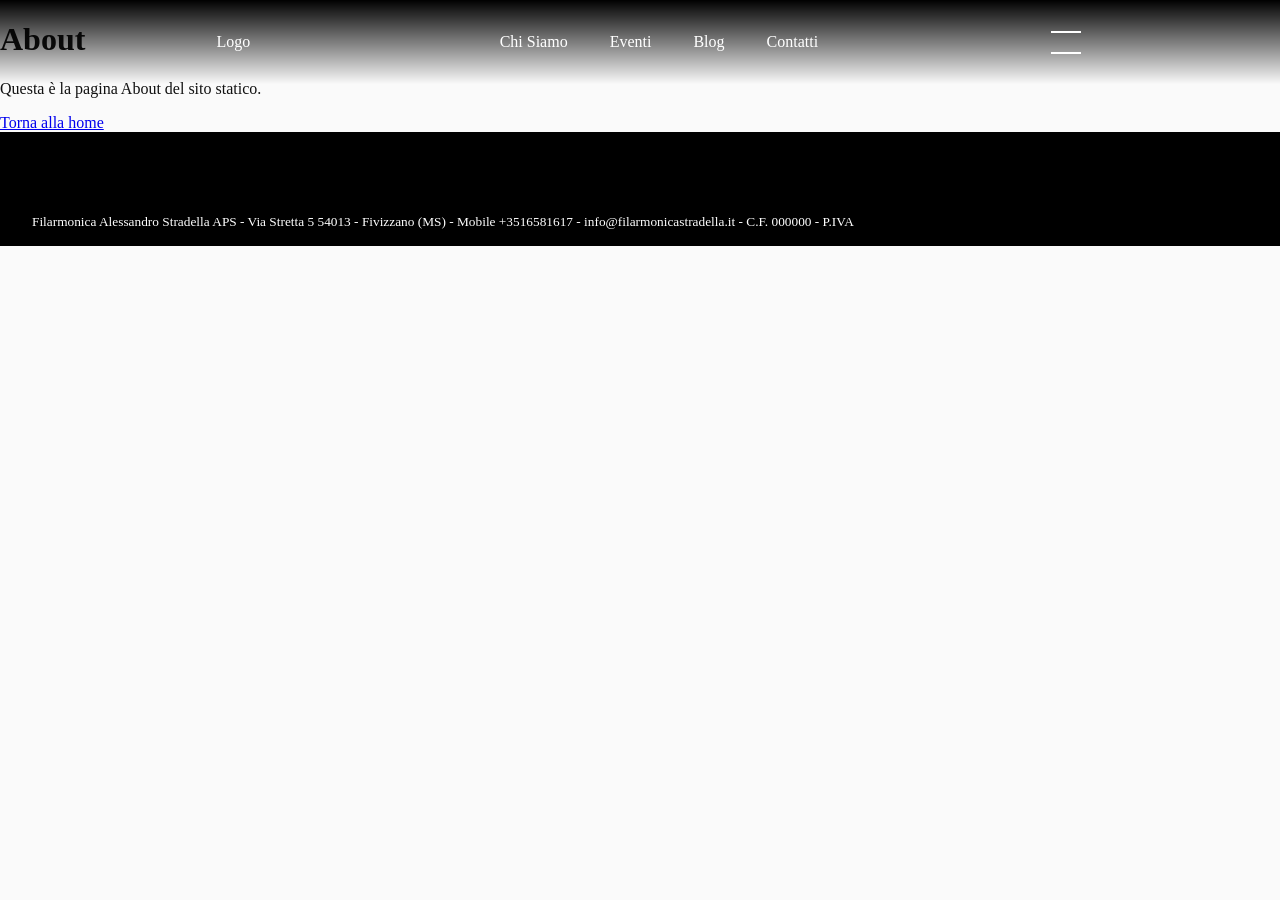
<file: about.html>
<!doctype html>
<html lang="en">
	<head>
		<meta charset="utf-8" />
		<meta name="viewport" content="width=device-width, initial-scale=1" />
		<link rel= "stylesheet" href= "https://maxst.icons8.com/vue-static/landings/line-awesome/font-awesome-line-awesome/css/all.min.css" >
		<link href="./_app/immutable/entry/start.CgFwj4Bb.js" rel="modulepreload">
		<link href="./_app/immutable/chunks/__FK2wu6.js" rel="modulepreload">
		<link href="./_app/immutable/chunks/CjY8_2xP.js" rel="modulepreload">
		<link href="./_app/immutable/chunks/CqufF5gg.js" rel="modulepreload">
		<link href="./_app/immutable/chunks/DIeogL5L.js" rel="modulepreload">
		<link href="./_app/immutable/entry/app.Bn7u6n1O.js" rel="modulepreload">
		<link href="./_app/immutable/chunks/DsnmJJEf.js" rel="modulepreload">
		<link href="./_app/immutable/chunks/PRB96Neq.js" rel="modulepreload">
		<link href="./_app/immutable/chunks/D7ebfaZM.js" rel="modulepreload">
		<link href="./_app/immutable/chunks/s4wubw_B.js" rel="modulepreload">
		<link href="./_app/immutable/nodes/0.BXcbdelS.js" rel="modulepreload">
		<link href="./_app/immutable/chunks/PKtXCUaV.js" rel="modulepreload">
		<link href="./_app/immutable/chunks/6YIwL7Sr.js" rel="modulepreload">
		<link href="./_app/immutable/chunks/69_IOA4Y.js" rel="modulepreload">
		<link href="./_app/immutable/chunks/BJEoxIN1.js" rel="modulepreload">
		<link href="./_app/immutable/nodes/3.ClZwZYtj.js" rel="modulepreload">
		<!--12qhfyh--><link rel="icon" href="data:image/svg+xml,%3csvg%20xmlns='http://www.w3.org/2000/svg'%20width='107'%20height='128'%20viewBox='0%200%20107%20128'%3e%3ctitle%3esvelte-logo%3c/title%3e%3cpath%20d='M94.157%2022.819c-10.4-14.885-30.94-19.297-45.792-9.835L22.282%2029.608A29.92%2029.92%200%200%200%208.764%2049.65a31.5%2031.5%200%200%200%203.108%2020.231%2030%2030%200%200%200-4.477%2011.183%2031.9%2031.9%200%200%200%205.448%2024.116c10.402%2014.887%2030.942%2019.297%2045.791%209.835l26.083-16.624A29.92%2029.92%200%200%200%2098.235%2078.35a31.53%2031.53%200%200%200-3.105-20.232%2030%2030%200%200%200%204.474-11.182%2031.88%2031.88%200%200%200-5.447-24.116'%20style='fill:%23ff3e00'/%3e%3cpath%20d='M45.817%20106.582a20.72%2020.72%200%200%201-22.237-8.243%2019.17%2019.17%200%200%201-3.277-14.503%2018%2018%200%200%201%20.624-2.435l.49-1.498%201.337.981a33.6%2033.6%200%200%200%2010.203%205.098l.97.294-.09.968a5.85%205.85%200%200%200%201.052%203.878%206.24%206.24%200%200%200%206.695%202.485%205.8%205.8%200%200%200%201.603-.704L69.27%2076.28a5.43%205.43%200%200%200%202.45-3.631%205.8%205.8%200%200%200-.987-4.371%206.24%206.24%200%200%200-6.698-2.487%205.7%205.7%200%200%200-1.6.704l-9.953%206.345a19%2019%200%200%201-5.296%202.326%2020.72%2020.72%200%200%201-22.237-8.243%2019.17%2019.17%200%200%201-3.277-14.502%2017.99%2017.99%200%200%201%208.13-12.052l26.081-16.623a19%2019%200%200%201%205.3-2.329%2020.72%2020.72%200%200%201%2022.237%208.243%2019.17%2019.17%200%200%201%203.277%2014.503%2018%2018%200%200%201-.624%202.435l-.49%201.498-1.337-.98a33.6%2033.6%200%200%200-10.203-5.1l-.97-.294.09-.968a5.86%205.86%200%200%200-1.052-3.878%206.24%206.24%200%200%200-6.696-2.485%205.8%205.8%200%200%200-1.602.704L37.73%2051.72a5.42%205.42%200%200%200-2.449%203.63%205.79%205.79%200%200%200%20.986%204.372%206.24%206.24%200%200%200%206.698%202.486%205.8%205.8%200%200%200%201.602-.704l9.952-6.342a19%2019%200%200%201%205.295-2.328%2020.72%2020.72%200%200%201%2022.237%208.242%2019.17%2019.17%200%200%201%203.277%2014.503%2018%2018%200%200%201-8.13%2012.053l-26.081%2016.622a19%2019%200%200%201-5.3%202.328'%20style='fill:%23fff'/%3e%3c/svg%3e"/><!---->
		<link href="./_app/immutable/assets/0.BJ2tZVgW.css" rel="stylesheet">
	</head>
	<body data-sveltekit-preload-data="hover">
		<div style="display: contents"><!--[--><!--[--><!----><header class="svelte-1wnevln"><section class="topbar svelte-1wnevln"><a href="/" class="logo svelte-1wnevln">Logo</a> <nav class="svelte-1wnevln"><ul class="svelte-1wnevln"><li><a href="#" class="svelte-1wnevln">Chi Siamo</a></li> <li><a href="#" class="svelte-1wnevln">Eventi</a></li> <li><a href="#" class="svelte-1wnevln">Blog</a></li> <li><a href="#" class="svelte-1wnevln">Contatti</a></li></ul></nav> <div class="hamburger svelte-1j77jxj" aria-expanded="false" aria-label="Apri menu"><span class="line svelte-1j77jxj"></span> <span class="line svelte-1j77jxj"></span></div><!----></section> <section class="svelte-ku7fh1"><ul class="svelte-ku7fh1"><li><div class="svelte-21neus"><span><a href="#" class="svelte-ku7fh1">Chi Siamo</a><!----></span> <button class="svelte-21neus"><!--[!--><!--[!--><!--]--><!--]--></button></div> <div class="spoiler svelte-21neus"><ul class="svelte-ku7fh1"><li><a href="" class="svelte-ku7fh1">Storia</a></li> <li><a href="" class="svelte-ku7fh1">Consiglio</a></li> <li><a href="" class="svelte-ku7fh1">Formazioni</a></li></ul><!----></div><!----></li> <li><a href="#" class="svelte-ku7fh1">Formazione</a></li> <li><a href="#" class="svelte-ku7fh1">Eventi</a></li> <li><a href="#" class="svelte-ku7fh1">Blog</a></li> <li><a href="#" class="svelte-ku7fh1">Contatti</a></li> <li><a href="#" class="svelte-ku7fh1">Supportaci</a></li></ul></section><!----></header><!----> <!----><h1>About</h1> <p>Questa è la pagina About del sito statico.</p> <a href="/">Torna alla home</a><!----><!----> <footer class="svelte-iv83e5"><ul class="svelte-iv83e5"><li><a href="https://instagram.com" class="svelte-iv83e5"><!--[!--><!--]--><!----></a></li> <li><a href="#" class="svelte-iv83e5"><!--[!--><!--]--><!----></a></li> <li><a href="#" class="svelte-iv83e5"><!--[!--><!--]--><!----></a></li> <li><a href="#" class="svelte-iv83e5"><!--[!--><!--]--><!----></a></li></ul> <small>Filarmonica Alessandro Stradella APS - Via Stretta 5 54013 - Fivizzano
		(MS) - Mobile +3516581617 - info@filarmonicastradella.it - C.F. 000000 -
		P.IVA</small></footer><!----><!----><!--]--> <!--[!--><!--]--><!--]-->
			
			<script>
				{
					__sveltekit_ewu84z = {
						base: new URL(".", location).pathname.slice(0, -1)
					};

					const element = document.currentScript.parentElement;

					Promise.all([
						import("./_app/immutable/entry/start.CgFwj4Bb.js"),
						import("./_app/immutable/entry/app.Bn7u6n1O.js")
					]).then(([kit, app]) => {
						kit.start(app, element, {
							node_ids: [0, 3],
							data: [null,null],
							form: null,
							error: null
						});
					});
				}
			</script>
		</div>
	</body>
</html>
</file>
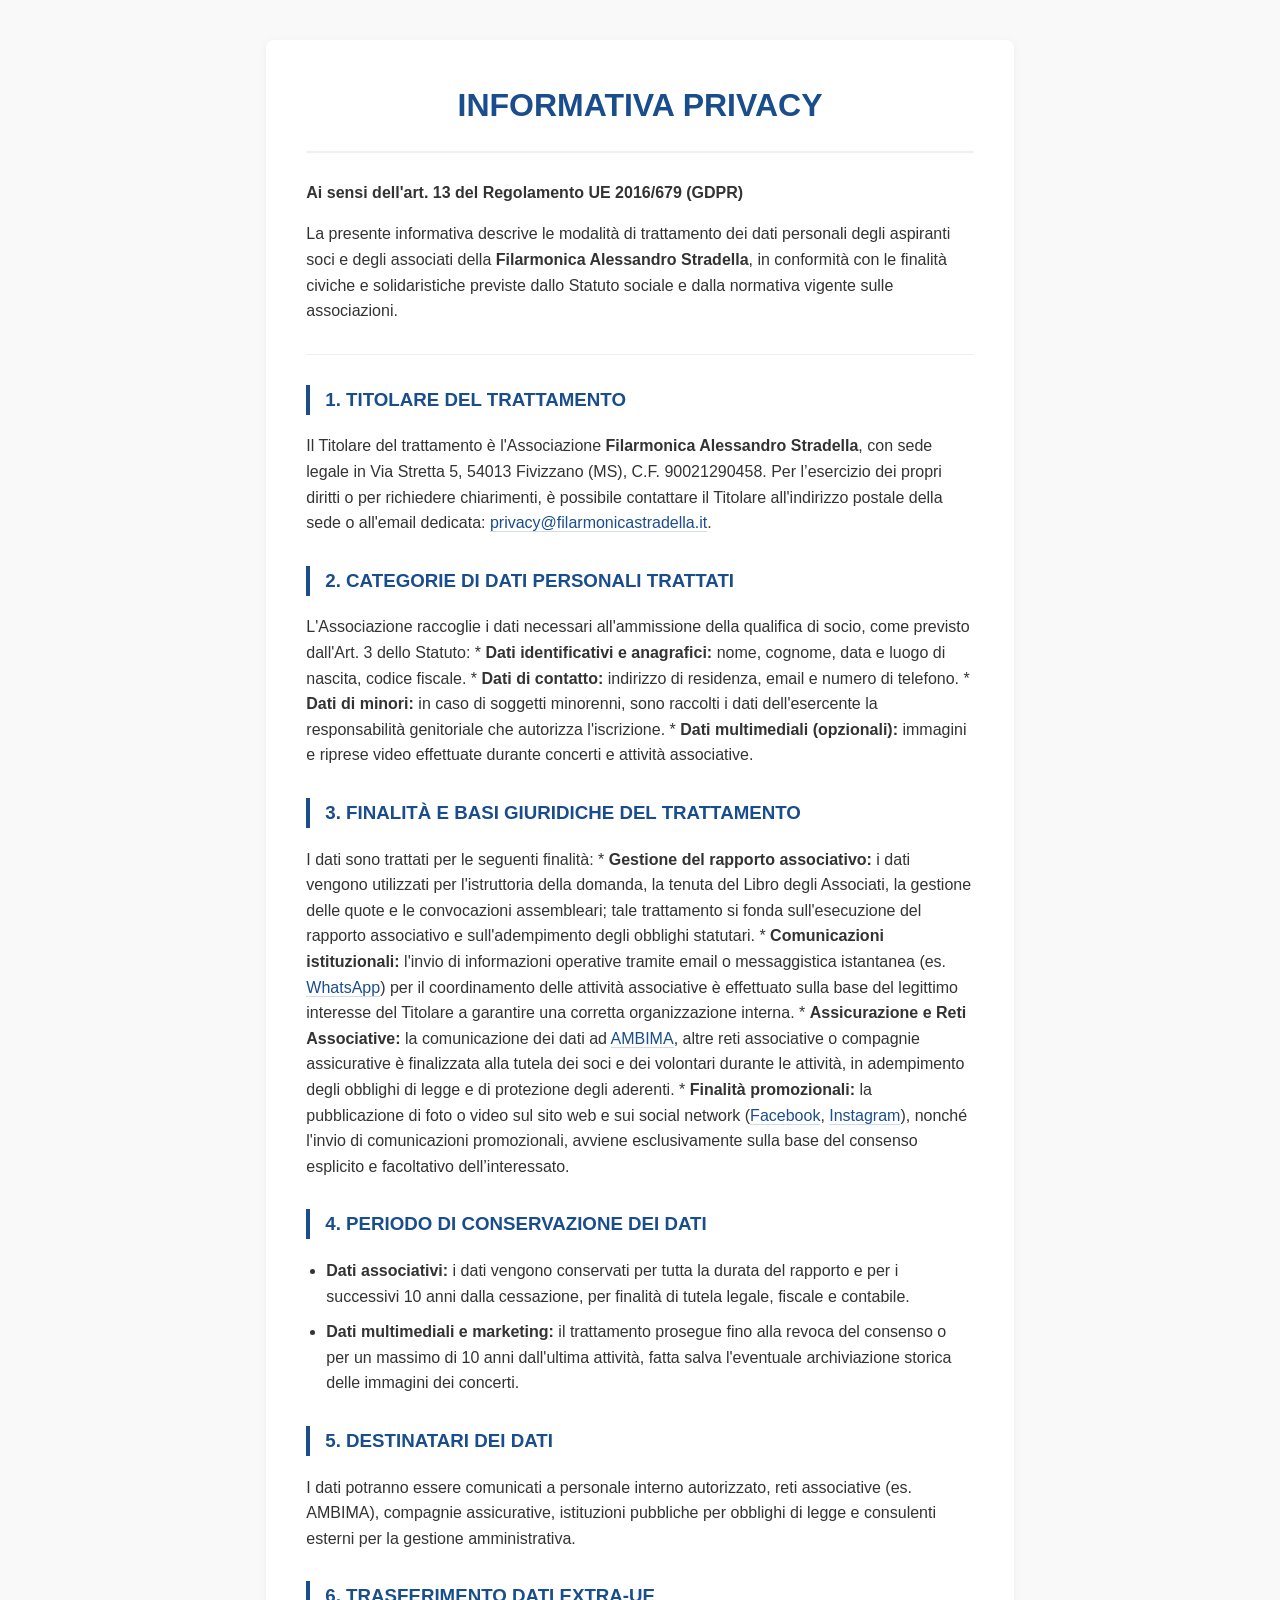
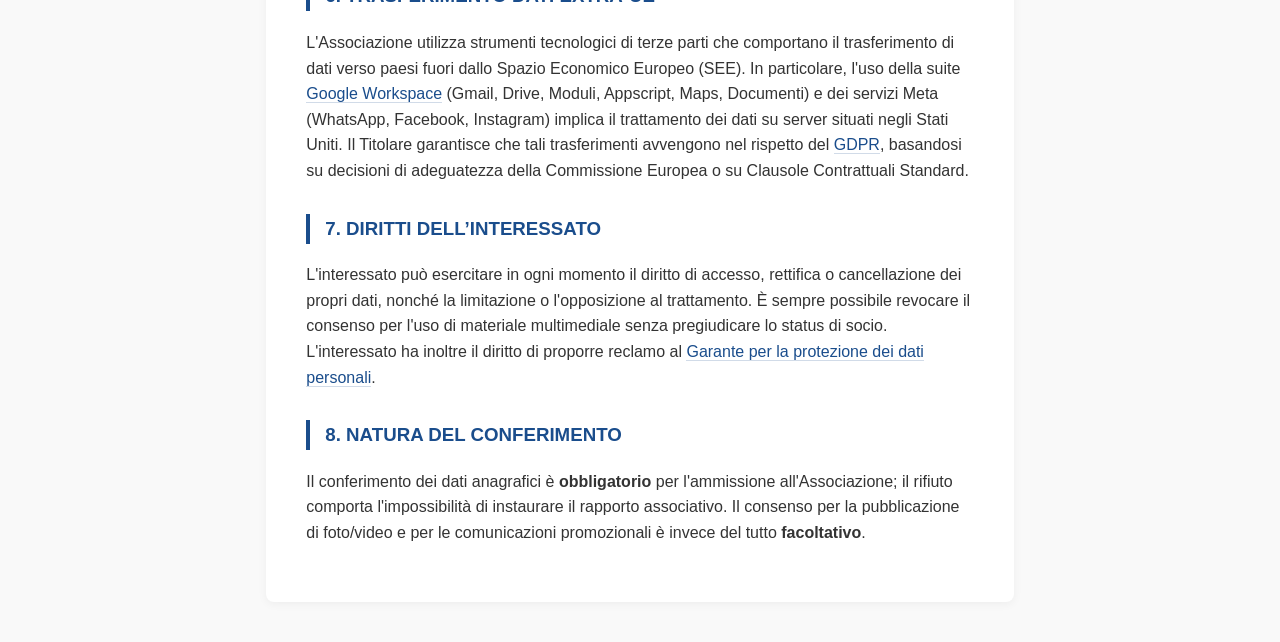
<file: privacy.html>
<!DOCTYPE html>
<html lang="it">

<head>
    <meta charset="UTF-8">
    <title>Informativa Privacy - Filarmonica Alessandro Stradella</title>
    <style>
        @page {
            size: A4;
            margin: 20mm;
        }

        body {
            font-family: -apple-system, BlinkMacSystemFont, "Segoe UI", Roboto, Helvetica, Arial, sans-serif;
            line-height: 1.6;
            color: #333;
            background-color: #f9f9f9;
            margin: 0;
            padding: 40px 20px;
        }

        article {
            max-width: 75ch;
            margin: auto;
            background: white;
            padding: 40px;
            box-shadow: 0 2px 10px rgba(0, 0, 0, 0.05);
            border-radius: 8px;
        }

        h1 {
            color: #1a4d8c;
            font-size: 24pt;
            text-align: center;
            margin-top: 0;
            border-bottom: 2px solid #f0f0f0;
            padding-bottom: 20px;
        }

        h3 {
            color: #1a4d8c;
            margin-top: 30px;
            border-left: 4px solid #1a4d8c;
            padding-left: 15px;
        }

        a {
            color: #1a4d8c;
            text-decoration: none;
            border-bottom: 1px solid rgba(26, 77, 140, 0.2);
        }

        a:hover {
            border-bottom: 1px solid #1a4d8c;
        }

        hr {
            border: 0;
            border-top: 1px solid #eee;
            margin: 30px 0;
        }

        ul {
            padding-left: 20px;
        }

        li {
            margin-bottom: 10px;
        }
    </style>
</head>

<body>
    <article>
        <h1>INFORMATIVA PRIVACY</h1>
        <p><strong>Ai sensi dell'art. 13 del Regolamento UE 2016/679 (GDPR)</strong></p>
        <p>La presente informativa descrive le modalità di trattamento dei dati personali degli aspiranti soci e degli
            associati della <strong>Filarmonica Alessandro Stradella</strong>, in conformità con le finalità civiche e
            solidaristiche previste dallo Statuto sociale e dalla normativa vigente sulle associazioni.</p>
        <hr />
        <h3>1. TITOLARE DEL TRATTAMENTO</h3>
        <p>Il Titolare del trattamento è l'Associazione <strong>Filarmonica Alessandro Stradella</strong>, con sede
            legale in Via Stretta 5, 54013 Fivizzano (MS), C.F. 90021290458. Per l’esercizio dei propri diritti o per
            richiedere chiarimenti, è possibile contattare il Titolare all'indirizzo postale della sede o all'email
            dedicata: <a href="mailto:privacy@filarmonicastradella.it">privacy@filarmonicastradella.it</a>.</p>
        <h3>2. CATEGORIE DI DATI PERSONALI TRATTATI</h3>
        <p>L'Associazione raccoglie i dati necessari all'ammissione della qualifica di socio, come previsto dall'Art. 3
            dello Statuto:
            * <strong>Dati identificativi e anagrafici:</strong> nome, cognome, data e luogo di nascita, codice fiscale.
            * <strong>Dati di contatto:</strong> indirizzo di residenza, email e numero di telefono.
            * <strong>Dati di minori:</strong> in caso di soggetti minorenni, sono raccolti i dati dell'esercente la
            responsabilità genitoriale che autorizza l'iscrizione.
            * <strong>Dati multimediali (opzionali):</strong> immagini e riprese video effettuate durante concerti e
            attività associative.</p>
        <h3>3. FINALITÀ E BASI GIURIDICHE DEL TRATTAMENTO</h3>
        <p>I dati sono trattati per le seguenti finalità:
            * <strong>Gestione del rapporto associativo:</strong> i dati vengono utilizzati per l'istruttoria della
            domanda, la tenuta del Libro degli Associati, la gestione delle quote e le convocazioni assembleari; tale
            trattamento si fonda sull'esecuzione del rapporto associativo e sull'adempimento degli obblighi statutari.
            * <strong>Comunicazioni istituzionali:</strong> l'invio di informazioni operative tramite email o
            messaggistica istantanea (es. <a href="https://www.whatsapp.com">WhatsApp</a>) per il coordinamento delle
            attività associative è effettuato sulla base del legittimo interesse del Titolare a garantire una corretta
            organizzazione interna.
            * <strong>Assicurazione e Reti Associative:</strong> la comunicazione dei dati ad <a
                href="https://www.ambima.it">AMBIMA</a>, altre reti associative o compagnie assicurative è finalizzata
            alla tutela dei soci e dei volontari durante le attività, in adempimento degli obblighi di legge e di
            protezione degli aderenti.
            * <strong>Finalità promozionali:</strong> la pubblicazione di foto o video sul sito web e sui social network
            (<a href="https://www.facebook.com">Facebook</a>, <a href="https://www.instagram.com">Instagram</a>), nonché
            l'invio di comunicazioni promozionali, avviene esclusivamente sulla base del consenso esplicito e
            facoltativo dell’interessato.</p>
        <h3>4. PERIODO DI CONSERVAZIONE DEI DATI</h3>
        <ul>
            <li><strong>Dati associativi:</strong> i dati vengono conservati per tutta la durata del rapporto e per i
                successivi 10 anni dalla cessazione, per finalità di tutela legale, fiscale e contabile.</li>
            <li><strong>Dati multimediali e marketing:</strong> il trattamento prosegue fino alla revoca del consenso o
                per un massimo di 10 anni dall'ultima attività, fatta salva l'eventuale archiviazione storica delle
                immagini dei concerti.</li>
        </ul>
        <h3>5. DESTINATARI DEI DATI</h3>
        <p>I dati potranno essere comunicati a personale interno autorizzato, reti associative (es. AMBIMA), compagnie
            assicurative, istituzioni pubbliche per obblighi di legge e consulenti esterni per la gestione
            amministrativa.</p>
        <h3>6. TRASFERIMENTO DATI EXTRA-UE</h3>
        <p>L'Associazione utilizza strumenti tecnologici di terze parti che comportano il trasferimento di dati verso
            paesi fuori dallo Spazio Economico Europeo (SEE). In particolare, l'uso della suite <a
                href="https://workspace.google.com">Google Workspace</a> (Gmail, Drive, Moduli, Appscript, Maps,
            Documenti) e dei servizi Meta (WhatsApp, Facebook, Instagram) implica il trattamento dei dati su server
            situati negli Stati Uniti. Il Titolare garantisce che tali trasferimenti avvengono nel rispetto del <a
                href="https://gdpr-info.eu">GDPR</a>, basandosi su decisioni di adeguatezza della Commissione Europea o
            su Clausole Contrattuali Standard.</p>
        <h3>7. DIRITTI DELL’INTERESSATO</h3>
        <p>L'interessato può esercitare in ogni momento il diritto di accesso, rettifica o cancellazione dei propri
            dati, nonché la limitazione o l'opposizione al trattamento. È sempre possibile revocare il consenso per
            l'uso di materiale multimediale senza pregiudicare lo status di socio. L'interessato ha inoltre il diritto
            di proporre reclamo al <a href="https://www.garanteprivacy.it">Garante per la protezione dei dati
                personali</a>.</p>
        <h3>8. NATURA DEL CONFERIMENTO</h3>
        <p>Il conferimento dei dati anagrafici è <strong>obbligatorio</strong> per l'ammissione all'Associazione; il
            rifiuto comporta l'impossibilità di instaurare il rapporto associativo. Il consenso per la pubblicazione di
            foto/video e per le comunicazioni promozionali è invece del tutto <strong>facoltativo</strong>.</p>
    </article>
</body>

</html>
</file>
<file: _app/immutable/assets/0.BJ2tZVgW.css>
footer.svelte-iv83e5{background-color:#000;color:#fff;padding:1rem 2rem;position:relative;z-index:200;bottom:0}ul.svelte-iv83e5{list-style:none;margin:0;padding:0;display:flex;justify-content:space-around;font-size:2rem;padding:2rem}ul.svelte-iv83e5 a:where(.svelte-iv83e5){background:var(--color-bg);color:var(--color-text)}.hamburger.svelte-1j77jxj{display:flex;flex-direction:column;justify-content:space-between;height:23px}.line.svelte-1j77jxj{display:block;background-color:#fff;width:30px;height:2px;transition:transform .4s ease;transform:rotate(0);transform-origin:right center}.hamburger.hover.svelte-1j77jxj .line:where(.svelte-1j77jxj){background-color:#000}.open.svelte-1j77jxj .line:where(.svelte-1j77jxj){background:none;color:#000;background-color:#000}.open.svelte-1j77jxj .line:where(.svelte-1j77jxj):first-child{transform:rotate(-45deg)}.open.svelte-1j77jxj .line:where(.svelte-1j77jxj):last-child{transform:rotate(45deg)}@media(max-width:600px){.line.svelte-1j77jxj{background-color:#000}}.spoiler.svelte-21neus{max-height:0;overflow:hidden;transition:.5s}.spoiler.open.svelte-21neus{max-height:300px}div.svelte-21neus{display:flex}button.svelte-21neus{background-color:transparent;border:none}section.svelte-ku7fh1{overflow:hidden;flex-grow:1;max-height:0;transition:max-height .4s ease;background-color:#fff}section.open.svelte-ku7fh1{overflow:scroll;height:1fr;max-height:100vh}ul.svelte-ku7fh1{list-style-type:none;margin-left:3rem;padding:0}ul.svelte-ku7fh1 a:where(.svelte-ku7fh1){color:inherit;text-decoration:none;display:block;padding:1rem 2rem}ul.svelte-ku7fh1 a:where(.svelte-ku7fh1):hover{color:#daa520}@media(max-width:600px){ul.svelte-ku7fh1{font-size:1.5rem}}ul.svelte-ku7fh1 ul:where(.svelte-ku7fh1){border-left:1px solid black}h2{margin:1rem 0}body{margin:0;padding:0;font-family:system-ui,sans-serif;background:#fafafa;color:#111}header.svelte-1wnevln{position:fixed;top:0;display:flex;flex-direction:column;width:100%;z-index:200}header.open.svelte-1wnevln{height:100vh;background-color:#fff}.topbar.svelte-1wnevln{background-color:#ff0;display:flex;justify-content:space-evenly;align-items:center;color:#fff;padding:.5rem 1rem;background:linear-gradient(black,transparent);transition:.25s}.topbar.svelte-1wnevln:hover,.open.svelte-1wnevln .topbar:where(.svelte-1wnevln),.topbar.scrolled.svelte-1wnevln{background:none;color:#000;background-color:#fff}nav.svelte-1wnevln{display:flex;align-content:center;padding:1rem 2rem}nav.svelte-1wnevln>ul:where(.svelte-1wnevln){display:inline;list-style:none;display:flex;gap:.5rem;margin:0;padding:0}a.svelte-1wnevln{border:1px solid transparent;color:inherit;display:block;text-decoration:none;padding:.5rem 1rem}a.svelte-1wnevln:hover{color:#f3a41b}@media(max-width:600px){header.svelte-1wnevln{border-bottom:1px solid black}.topbar.svelte-1wnevln{background:none;color:#000;background-color:#fff}.topbar.svelte-1wnevln{padding:1rem 2rem;justify-content:space-between}nav.svelte-1wnevln{display:none}}.fa,.fa-brands,.fa-classic,.fa-regular,.fa-solid,.fab,.far,.fas{--_fa-family:var(--fa-family,var(--fa-style-family,"Font Awesome 7 Free"));-webkit-font-smoothing:antialiased;-moz-osx-font-smoothing:grayscale;display:var(--fa-display,inline-block);font-family:var(--_fa-family);font-feature-settings:normal;font-style:normal;font-synthesis:none;font-variant:normal;font-weight:var(--fa-style,900);line-height:1;text-align:center;text-rendering:auto;width:var(--fa-width,1.25em)}:is(.fas,.far,.fab,.fa-solid,.fa-regular,.fa-brands,.fa-classic,.fa):before{content:var(--fa)/""}@supports not (content:""/""){:is(.fas,.far,.fab,.fa-solid,.fa-regular,.fa-brands,.fa-classic,.fa):before{content:var(--fa)}}.fa-1x{font-size:1em}.fa-2x{font-size:2em}.fa-3x{font-size:3em}.fa-4x{font-size:4em}.fa-5x{font-size:5em}.fa-6x{font-size:6em}.fa-7x{font-size:7em}.fa-8x{font-size:8em}.fa-9x{font-size:9em}.fa-10x{font-size:10em}.fa-2xs{font-size:.625em;line-height:.1em;vertical-align:.225em}.fa-xs{font-size:.75em;line-height:.08333em;vertical-align:.125em}.fa-sm{font-size:.875em;line-height:.07143em;vertical-align:.05357em}.fa-lg{font-size:1.25em;line-height:.05em;vertical-align:-.075em}.fa-xl{font-size:1.5em;line-height:.04167em;vertical-align:-.125em}.fa-2xl{font-size:2em;line-height:.03125em;vertical-align:-.1875em}.fa-width-auto{--fa-width:auto}.fa-fw,.fa-width-fixed{--fa-width:1.25em}.fa-ul{list-style-type:none;margin-inline-start:var(--fa-li-margin,2.5em);padding-inline-start:0}.fa-ul>li{position:relative}.fa-li{inset-inline-start:calc(var(--fa-li-width, 2em)*-1);position:absolute;text-align:center;width:var(--fa-li-width,2em);line-height:inherit}.fa-border{border-radius:var(--fa-border-radius,.1em);border:var(--fa-border-width,.0625em) var(--fa-border-style,solid) var(--fa-border-color,#eee);box-sizing:var(--fa-border-box-sizing,content-box);padding:var(--fa-border-padding,.1875em .25em)}.fa-pull-left,.fa-pull-start{float:inline-start;margin-inline-end:var(--fa-pull-margin,.3em)}.fa-pull-end,.fa-pull-right{float:inline-end;margin-inline-start:var(--fa-pull-margin,.3em)}.fa-beat{animation-name:fa-beat;animation-delay:var(--fa-animation-delay,0s);animation-direction:var(--fa-animation-direction,normal);animation-duration:var(--fa-animation-duration,1s);animation-iteration-count:var(--fa-animation-iteration-count,infinite);animation-timing-function:var(--fa-animation-timing,ease-in-out)}.fa-bounce{animation-name:fa-bounce;animation-delay:var(--fa-animation-delay,0s);animation-direction:var(--fa-animation-direction,normal);animation-duration:var(--fa-animation-duration,1s);animation-iteration-count:var(--fa-animation-iteration-count,infinite);animation-timing-function:var(--fa-animation-timing,cubic-bezier(.28,.84,.42,1))}.fa-fade{animation-name:fa-fade;animation-iteration-count:var(--fa-animation-iteration-count,infinite);animation-timing-function:var(--fa-animation-timing,cubic-bezier(.4,0,.6,1))}.fa-beat-fade,.fa-fade{animation-delay:var(--fa-animation-delay,0s);animation-direction:var(--fa-animation-direction,normal);animation-duration:var(--fa-animation-duration,1s)}.fa-beat-fade{animation-name:fa-beat-fade;animation-iteration-count:var(--fa-animation-iteration-count,infinite);animation-timing-function:var(--fa-animation-timing,cubic-bezier(.4,0,.6,1))}.fa-flip{animation-name:fa-flip;animation-delay:var(--fa-animation-delay,0s);animation-direction:var(--fa-animation-direction,normal);animation-duration:var(--fa-animation-duration,1s);animation-iteration-count:var(--fa-animation-iteration-count,infinite);animation-timing-function:var(--fa-animation-timing,ease-in-out)}.fa-shake{animation-name:fa-shake;animation-duration:var(--fa-animation-duration,1s);animation-iteration-count:var(--fa-animation-iteration-count,infinite);animation-timing-function:var(--fa-animation-timing,linear)}.fa-shake,.fa-spin{animation-delay:var(--fa-animation-delay,0s);animation-direction:var(--fa-animation-direction,normal)}.fa-spin{animation-name:fa-spin;animation-duration:var(--fa-animation-duration,2s);animation-iteration-count:var(--fa-animation-iteration-count,infinite);animation-timing-function:var(--fa-animation-timing,linear)}.fa-spin-reverse{--fa-animation-direction:reverse}.fa-pulse,.fa-spin-pulse{animation-name:fa-spin;animation-direction:var(--fa-animation-direction,normal);animation-duration:var(--fa-animation-duration,1s);animation-iteration-count:var(--fa-animation-iteration-count,infinite);animation-timing-function:var(--fa-animation-timing,steps(8))}@media(prefers-reduced-motion:reduce){.fa-beat,.fa-beat-fade,.fa-bounce,.fa-fade,.fa-flip,.fa-pulse,.fa-shake,.fa-spin,.fa-spin-pulse{animation:none!important;transition:none!important}}@keyframes fa-beat{0%,90%{transform:scale(1)}45%{transform:scale(var(--fa-beat-scale,1.25))}}@keyframes fa-bounce{0%{transform:scale(1) translateY(0)}10%{transform:scale(var(--fa-bounce-start-scale-x,1.1),var(--fa-bounce-start-scale-y,.9)) translateY(0)}30%{transform:scale(var(--fa-bounce-jump-scale-x,.9),var(--fa-bounce-jump-scale-y,1.1)) translateY(var(--fa-bounce-height,-.5em))}50%{transform:scale(var(--fa-bounce-land-scale-x,1.05),var(--fa-bounce-land-scale-y,.95)) translateY(0)}57%{transform:scale(1) translateY(var(--fa-bounce-rebound,-.125em))}64%{transform:scale(1) translateY(0)}to{transform:scale(1) translateY(0)}}@keyframes fa-fade{50%{opacity:var(--fa-fade-opacity,.4)}}@keyframes fa-beat-fade{0%,to{opacity:var(--fa-beat-fade-opacity,.4);transform:scale(1)}50%{opacity:1;transform:scale(var(--fa-beat-fade-scale,1.125))}}@keyframes fa-flip{50%{transform:rotate3d(var(--fa-flip-x,0),var(--fa-flip-y,1),var(--fa-flip-z,0),var(--fa-flip-angle,-180deg))}}@keyframes fa-shake{0%{transform:rotate(-15deg)}4%{transform:rotate(15deg)}8%,24%{transform:rotate(-18deg)}12%,28%{transform:rotate(18deg)}16%{transform:rotate(-22deg)}20%{transform:rotate(22deg)}32%{transform:rotate(-12deg)}36%{transform:rotate(12deg)}40%,to{transform:rotate(0)}}@keyframes fa-spin{0%{transform:rotate(0)}to{transform:rotate(1turn)}}.fa-rotate-90{transform:rotate(90deg)}.fa-rotate-180{transform:rotate(180deg)}.fa-rotate-270{transform:rotate(270deg)}.fa-flip-horizontal{transform:scaleX(-1)}.fa-flip-vertical{transform:scaleY(-1)}.fa-flip-both,.fa-flip-horizontal.fa-flip-vertical{transform:scale(-1)}.fa-rotate-by{transform:rotate(var(--fa-rotate-angle,0))}.fa-stack{display:inline-block;height:2em;line-height:2em;position:relative;vertical-align:middle;width:2.5em}.fa-stack-1x,.fa-stack-2x{--fa-width:100%;inset:0;position:absolute;text-align:center;width:var(--fa-width);z-index:var(--fa-stack-z-index,auto)}.fa-stack-1x{line-height:inherit}.fa-stack-2x{font-size:2em}.fa-inverse{color:var(--fa-inverse,#fff)}.fa-0{--fa:"0"}.fa-1{--fa:"1"}.fa-2{--fa:"2"}.fa-3{--fa:"3"}.fa-4{--fa:"4"}.fa-5{--fa:"5"}.fa-6{--fa:"6"}.fa-7{--fa:"7"}.fa-8{--fa:"8"}.fa-9{--fa:"9"}.fa-exclamation{--fa:"!"}.fa-hashtag{--fa:"#"}.fa-dollar,.fa-dollar-sign,.fa-usd{--fa:"$"}.fa-percent,.fa-percentage{--fa:"%"}.fa-asterisk{--fa:"*"}.fa-add,.fa-plus{--fa:"+"}.fa-less-than{--fa:"<"}.fa-equals{--fa:"="}.fa-greater-than{--fa:">"}.fa-question{--fa:"?"}.fa-at{--fa:"@"}.fa-a{--fa:"A"}.fa-b{--fa:"B"}.fa-c{--fa:"C"}.fa-d{--fa:"D"}.fa-e{--fa:"E"}.fa-f{--fa:"F"}.fa-g{--fa:"G"}.fa-h{--fa:"H"}.fa-i{--fa:"I"}.fa-j{--fa:"J"}.fa-k{--fa:"K"}.fa-l{--fa:"L"}.fa-m{--fa:"M"}.fa-n{--fa:"N"}.fa-o{--fa:"O"}.fa-p{--fa:"P"}.fa-q{--fa:"Q"}.fa-r{--fa:"R"}.fa-s{--fa:"S"}.fa-t{--fa:"T"}.fa-u{--fa:"U"}.fa-v{--fa:"V"}.fa-w{--fa:"W"}.fa-x{--fa:"X"}.fa-y{--fa:"Y"}.fa-z{--fa:"Z"}.fa-faucet{--fa:""}.fa-faucet-drip{--fa:""}.fa-house-chimney-window{--fa:""}.fa-house-signal{--fa:""}.fa-temperature-arrow-down,.fa-temperature-down{--fa:""}.fa-temperature-arrow-up,.fa-temperature-up{--fa:""}.fa-trailer{--fa:""}.fa-bacteria{--fa:""}.fa-bacterium{--fa:""}.fa-box-tissue{--fa:""}.fa-hand-holding-medical{--fa:""}.fa-hand-sparkles{--fa:""}.fa-hands-bubbles,.fa-hands-wash{--fa:""}.fa-handshake-alt-slash,.fa-handshake-simple-slash,.fa-handshake-slash{--fa:""}.fa-head-side-cough{--fa:""}.fa-head-side-cough-slash{--fa:""}.fa-head-side-mask{--fa:""}.fa-head-side-virus{--fa:""}.fa-house-chimney-user{--fa:""}.fa-house-laptop,.fa-laptop-house{--fa:""}.fa-lungs-virus{--fa:""}.fa-people-arrows,.fa-people-arrows-left-right{--fa:""}.fa-plane-slash{--fa:""}.fa-pump-medical{--fa:""}.fa-pump-soap{--fa:""}.fa-shield-virus{--fa:""}.fa-sink{--fa:""}.fa-soap{--fa:""}.fa-stopwatch-20{--fa:""}.fa-shop-slash,.fa-store-alt-slash{--fa:""}.fa-store-slash{--fa:""}.fa-toilet-paper-slash{--fa:""}.fa-users-slash{--fa:""}.fa-virus{--fa:""}.fa-virus-slash{--fa:""}.fa-viruses{--fa:""}.fa-vest{--fa:""}.fa-vest-patches{--fa:""}.fa-arrow-trend-down{--fa:""}.fa-arrow-trend-up{--fa:""}.fa-arrow-up-from-bracket{--fa:""}.fa-austral-sign{--fa:""}.fa-baht-sign{--fa:""}.fa-bitcoin-sign{--fa:""}.fa-bolt-lightning{--fa:""}.fa-book-bookmark{--fa:""}.fa-camera-rotate{--fa:""}.fa-cedi-sign{--fa:""}.fa-chart-column{--fa:""}.fa-chart-gantt{--fa:""}.fa-clapperboard{--fa:""}.fa-closed-captioning-slash{--fa:""}.fa-clover{--fa:""}.fa-code-compare{--fa:""}.fa-code-fork{--fa:""}.fa-code-pull-request{--fa:""}.fa-colon-sign{--fa:""}.fa-cruzeiro-sign{--fa:""}.fa-display{--fa:""}.fa-dong-sign{--fa:""}.fa-elevator{--fa:""}.fa-filter-circle-xmark{--fa:""}.fa-florin-sign{--fa:""}.fa-folder-closed{--fa:""}.fa-franc-sign{--fa:""}.fa-guarani-sign{--fa:""}.fa-gun{--fa:""}.fa-hands-clapping{--fa:""}.fa-home-user,.fa-house-user{--fa:""}.fa-indian-rupee,.fa-indian-rupee-sign,.fa-inr{--fa:""}.fa-kip-sign{--fa:""}.fa-lari-sign{--fa:""}.fa-litecoin-sign{--fa:""}.fa-manat-sign{--fa:""}.fa-mask-face{--fa:""}.fa-mill-sign{--fa:""}.fa-money-bills{--fa:""}.fa-naira-sign{--fa:""}.fa-notdef{--fa:""}.fa-panorama{--fa:""}.fa-peseta-sign{--fa:""}.fa-peso-sign{--fa:""}.fa-plane-up{--fa:""}.fa-rupiah-sign{--fa:""}.fa-stairs{--fa:""}.fa-timeline{--fa:""}.fa-truck-front{--fa:""}.fa-try,.fa-turkish-lira,.fa-turkish-lira-sign{--fa:""}.fa-vault{--fa:""}.fa-magic-wand-sparkles,.fa-wand-magic-sparkles{--fa:""}.fa-wheat-alt,.fa-wheat-awn{--fa:""}.fa-wheelchair-alt,.fa-wheelchair-move{--fa:""}.fa-bangladeshi-taka-sign{--fa:""}.fa-bowl-rice{--fa:""}.fa-person-pregnant{--fa:""}.fa-home-lg,.fa-house-chimney{--fa:""}.fa-house-crack{--fa:""}.fa-house-medical{--fa:""}.fa-cent-sign{--fa:""}.fa-plus-minus{--fa:""}.fa-sailboat{--fa:""}.fa-section{--fa:""}.fa-shrimp{--fa:""}.fa-brazilian-real-sign{--fa:""}.fa-chart-simple{--fa:""}.fa-diagram-next{--fa:""}.fa-diagram-predecessor{--fa:""}.fa-diagram-successor{--fa:""}.fa-earth-oceania,.fa-globe-oceania{--fa:""}.fa-bug-slash{--fa:""}.fa-file-circle-plus{--fa:""}.fa-shop-lock{--fa:""}.fa-virus-covid{--fa:""}.fa-virus-covid-slash{--fa:""}.fa-anchor-circle-check{--fa:""}.fa-anchor-circle-exclamation{--fa:""}.fa-anchor-circle-xmark{--fa:""}.fa-anchor-lock{--fa:""}.fa-arrow-down-up-across-line{--fa:""}.fa-arrow-down-up-lock{--fa:""}.fa-arrow-right-to-city{--fa:""}.fa-arrow-up-from-ground-water{--fa:""}.fa-arrow-up-from-water-pump{--fa:""}.fa-arrow-up-right-dots{--fa:""}.fa-arrows-down-to-line{--fa:""}.fa-arrows-down-to-people{--fa:""}.fa-arrows-left-right-to-line{--fa:""}.fa-arrows-spin{--fa:""}.fa-arrows-split-up-and-left{--fa:""}.fa-arrows-to-circle{--fa:""}.fa-arrows-to-dot{--fa:""}.fa-arrows-to-eye{--fa:""}.fa-arrows-turn-right{--fa:""}.fa-arrows-turn-to-dots{--fa:""}.fa-arrows-up-to-line{--fa:""}.fa-bore-hole{--fa:""}.fa-bottle-droplet{--fa:""}.fa-bottle-water{--fa:""}.fa-bowl-food{--fa:""}.fa-boxes-packing{--fa:""}.fa-bridge{--fa:""}.fa-bridge-circle-check{--fa:""}.fa-bridge-circle-exclamation{--fa:""}.fa-bridge-circle-xmark{--fa:""}.fa-bridge-lock{--fa:""}.fa-bridge-water{--fa:""}.fa-bucket{--fa:""}.fa-bugs{--fa:""}.fa-building-circle-arrow-right{--fa:""}.fa-building-circle-check{--fa:""}.fa-building-circle-exclamation{--fa:""}.fa-building-circle-xmark{--fa:""}.fa-building-flag{--fa:""}.fa-building-lock{--fa:""}.fa-building-ngo{--fa:""}.fa-building-shield{--fa:""}.fa-building-un{--fa:""}.fa-building-user{--fa:""}.fa-building-wheat{--fa:""}.fa-burst{--fa:""}.fa-car-on{--fa:""}.fa-car-tunnel{--fa:""}.fa-child-combatant,.fa-child-rifle{--fa:""}.fa-children{--fa:""}.fa-circle-nodes{--fa:""}.fa-clipboard-question{--fa:""}.fa-cloud-showers-water{--fa:""}.fa-computer{--fa:""}.fa-cubes-stacked{--fa:""}.fa-envelope-circle-check{--fa:""}.fa-explosion{--fa:""}.fa-ferry{--fa:""}.fa-file-circle-exclamation{--fa:""}.fa-file-circle-minus{--fa:""}.fa-file-circle-question{--fa:""}.fa-file-shield{--fa:""}.fa-fire-burner{--fa:""}.fa-fish-fins{--fa:""}.fa-flask-vial{--fa:""}.fa-glass-water{--fa:""}.fa-glass-water-droplet{--fa:""}.fa-group-arrows-rotate{--fa:""}.fa-hand-holding-hand{--fa:""}.fa-handcuffs{--fa:""}.fa-hands-bound{--fa:""}.fa-hands-holding-child{--fa:""}.fa-hands-holding-circle{--fa:""}.fa-heart-circle-bolt{--fa:""}.fa-heart-circle-check{--fa:""}.fa-heart-circle-exclamation{--fa:""}.fa-heart-circle-minus{--fa:""}.fa-heart-circle-plus{--fa:""}.fa-heart-circle-xmark{--fa:""}.fa-helicopter-symbol{--fa:""}.fa-helmet-un{--fa:""}.fa-hill-avalanche{--fa:""}.fa-hill-rockslide{--fa:""}.fa-house-circle-check{--fa:""}.fa-house-circle-exclamation{--fa:""}.fa-house-circle-xmark{--fa:""}.fa-house-fire{--fa:""}.fa-house-flag{--fa:""}.fa-house-flood-water{--fa:""}.fa-house-flood-water-circle-arrow-right{--fa:""}.fa-house-lock{--fa:""}.fa-house-medical-circle-check{--fa:""}.fa-house-medical-circle-exclamation{--fa:""}.fa-house-medical-circle-xmark{--fa:""}.fa-house-medical-flag{--fa:""}.fa-house-tsunami{--fa:""}.fa-jar{--fa:""}.fa-jar-wheat{--fa:""}.fa-jet-fighter-up{--fa:""}.fa-jug-detergent{--fa:""}.fa-kitchen-set{--fa:""}.fa-land-mine-on{--fa:""}.fa-landmark-flag{--fa:""}.fa-laptop-file{--fa:""}.fa-lines-leaning{--fa:""}.fa-location-pin-lock{--fa:""}.fa-locust{--fa:""}.fa-magnifying-glass-arrow-right{--fa:""}.fa-magnifying-glass-chart{--fa:""}.fa-mars-and-venus-burst{--fa:""}.fa-mask-ventilator{--fa:""}.fa-mattress-pillow{--fa:""}.fa-mobile-retro{--fa:""}.fa-money-bill-transfer{--fa:""}.fa-money-bill-trend-up{--fa:""}.fa-money-bill-wheat{--fa:""}.fa-mosquito{--fa:""}.fa-mosquito-net{--fa:""}.fa-mound{--fa:""}.fa-mountain-city{--fa:""}.fa-mountain-sun{--fa:""}.fa-oil-well{--fa:""}.fa-people-group{--fa:""}.fa-people-line{--fa:""}.fa-people-pulling{--fa:""}.fa-people-robbery{--fa:""}.fa-people-roof{--fa:""}.fa-person-arrow-down-to-line{--fa:""}.fa-person-arrow-up-from-line{--fa:""}.fa-person-breastfeeding{--fa:""}.fa-person-burst{--fa:""}.fa-person-cane{--fa:""}.fa-person-chalkboard{--fa:""}.fa-person-circle-check{--fa:""}.fa-person-circle-exclamation{--fa:""}.fa-person-circle-minus{--fa:""}.fa-person-circle-plus{--fa:""}.fa-person-circle-question{--fa:""}.fa-person-circle-xmark{--fa:""}.fa-person-dress-burst{--fa:""}.fa-person-drowning{--fa:""}.fa-person-falling{--fa:""}.fa-person-falling-burst{--fa:""}.fa-person-half-dress{--fa:""}.fa-person-harassing{--fa:""}.fa-person-military-pointing{--fa:""}.fa-person-military-rifle{--fa:""}.fa-person-military-to-person{--fa:""}.fa-person-rays{--fa:""}.fa-person-rifle{--fa:""}.fa-person-shelter{--fa:""}.fa-person-walking-arrow-loop-left{--fa:""}.fa-person-walking-arrow-right{--fa:""}.fa-person-walking-dashed-line-arrow-right{--fa:""}.fa-person-walking-luggage{--fa:""}.fa-plane-circle-check{--fa:""}.fa-plane-circle-exclamation{--fa:""}.fa-plane-circle-xmark{--fa:""}.fa-plane-lock{--fa:""}.fa-plate-wheat{--fa:""}.fa-plug-circle-bolt{--fa:""}.fa-plug-circle-check{--fa:""}.fa-plug-circle-exclamation{--fa:""}.fa-plug-circle-minus{--fa:""}.fa-plug-circle-plus{--fa:""}.fa-plug-circle-xmark{--fa:""}.fa-ranking-star{--fa:""}.fa-road-barrier{--fa:""}.fa-road-bridge{--fa:""}.fa-road-circle-check{--fa:""}.fa-road-circle-exclamation{--fa:""}.fa-road-circle-xmark{--fa:""}.fa-road-lock{--fa:""}.fa-road-spikes{--fa:""}.fa-rug{--fa:""}.fa-sack-xmark{--fa:""}.fa-school-circle-check{--fa:""}.fa-school-circle-exclamation{--fa:""}.fa-school-circle-xmark{--fa:""}.fa-school-flag{--fa:""}.fa-school-lock{--fa:""}.fa-sheet-plastic{--fa:""}.fa-shield-cat{--fa:""}.fa-shield-dog{--fa:""}.fa-shield-heart{--fa:""}.fa-square-nfi{--fa:""}.fa-square-person-confined{--fa:""}.fa-square-virus{--fa:""}.fa-rod-asclepius,.fa-rod-snake,.fa-staff-aesculapius,.fa-staff-snake{--fa:""}.fa-sun-plant-wilt{--fa:""}.fa-tarp{--fa:""}.fa-tarp-droplet{--fa:""}.fa-tent{--fa:""}.fa-tent-arrow-down-to-line{--fa:""}.fa-tent-arrow-left-right{--fa:""}.fa-tent-arrow-turn-left{--fa:""}.fa-tent-arrows-down{--fa:""}.fa-tents{--fa:""}.fa-toilet-portable{--fa:""}.fa-toilets-portable{--fa:""}.fa-tower-cell{--fa:""}.fa-tower-observation{--fa:""}.fa-tree-city{--fa:""}.fa-trowel{--fa:""}.fa-trowel-bricks{--fa:""}.fa-truck-arrow-right{--fa:""}.fa-truck-droplet{--fa:""}.fa-truck-field{--fa:""}.fa-truck-field-un{--fa:""}.fa-truck-plane{--fa:""}.fa-users-between-lines{--fa:""}.fa-users-line{--fa:""}.fa-users-rays{--fa:""}.fa-users-rectangle{--fa:""}.fa-users-viewfinder{--fa:""}.fa-vial-circle-check{--fa:""}.fa-vial-virus{--fa:""}.fa-wheat-awn-circle-exclamation{--fa:""}.fa-worm{--fa:""}.fa-xmarks-lines{--fa:""}.fa-child-dress{--fa:""}.fa-child-reaching{--fa:""}.fa-file-circle-check{--fa:""}.fa-file-circle-xmark{--fa:""}.fa-person-through-window{--fa:""}.fa-plant-wilt{--fa:""}.fa-stapler{--fa:""}.fa-train-tram{--fa:""}.fa-table-cells-column-lock{--fa:""}.fa-table-cells-row-lock{--fa:""}.fa-thumb-tack-slash,.fa-thumbtack-slash{--fa:""}.fa-table-cells-row-unlock{--fa:""}.fa-chart-diagram{--fa:""}.fa-comment-nodes{--fa:""}.fa-file-fragment{--fa:""}.fa-file-half-dashed{--fa:""}.fa-hexagon-nodes{--fa:""}.fa-hexagon-nodes-bolt{--fa:""}.fa-square-binary{--fa:""}.fa-pentagon{--fa:""}.fa-non-binary{--fa:""}.fa-spiral{--fa:""}.fa-picture-in-picture{--fa:""}.fa-mobile-vibrate{--fa:""}.fa-single-quote-left{--fa:""}.fa-single-quote-right{--fa:""}.fa-bus-side{--fa:""}.fa-heptagon,.fa-septagon{--fa:""}.fa-aquarius{--fa:""}.fa-aries{--fa:""}.fa-cancer{--fa:""}.fa-capricorn{--fa:""}.fa-gemini{--fa:""}.fa-leo{--fa:""}.fa-libra{--fa:""}.fa-pisces{--fa:""}.fa-sagittarius{--fa:""}.fa-scorpio{--fa:""}.fa-taurus{--fa:""}.fa-virgo{--fa:""}.fa-glass-martini,.fa-martini-glass-empty{--fa:""}.fa-music{--fa:""}.fa-magnifying-glass,.fa-search{--fa:""}.fa-heart{--fa:""}.fa-star{--fa:""}.fa-user,.fa-user-alt,.fa-user-large{--fa:""}.fa-film,.fa-film-alt,.fa-film-simple{--fa:""}.fa-table-cells-large,.fa-th-large{--fa:""}.fa-table-cells,.fa-th{--fa:""}.fa-table-list,.fa-th-list{--fa:""}.fa-check{--fa:""}.fa-close,.fa-multiply,.fa-remove,.fa-times,.fa-xmark{--fa:""}.fa-magnifying-glass-plus,.fa-search-plus{--fa:""}.fa-magnifying-glass-minus,.fa-search-minus{--fa:""}.fa-power-off{--fa:""}.fa-signal,.fa-signal-5,.fa-signal-perfect{--fa:""}.fa-cog,.fa-gear{--fa:""}.fa-home,.fa-home-alt,.fa-home-lg-alt,.fa-house{--fa:""}.fa-clock,.fa-clock-four{--fa:""}.fa-road{--fa:""}.fa-download{--fa:""}.fa-inbox{--fa:""}.fa-arrow-right-rotate,.fa-arrow-rotate-forward,.fa-arrow-rotate-right,.fa-redo{--fa:""}.fa-arrows-rotate,.fa-refresh,.fa-sync{--fa:""}.fa-list-alt,.fa-rectangle-list{--fa:""}.fa-lock{--fa:""}.fa-flag{--fa:""}.fa-headphones,.fa-headphones-alt,.fa-headphones-simple{--fa:""}.fa-volume-off{--fa:""}.fa-volume-down,.fa-volume-low{--fa:""}.fa-volume-high,.fa-volume-up{--fa:""}.fa-qrcode{--fa:""}.fa-barcode{--fa:""}.fa-tag{--fa:""}.fa-tags{--fa:""}.fa-book{--fa:""}.fa-bookmark{--fa:""}.fa-print{--fa:""}.fa-camera,.fa-camera-alt{--fa:""}.fa-font{--fa:""}.fa-bold{--fa:""}.fa-italic{--fa:""}.fa-text-height{--fa:""}.fa-text-width{--fa:""}.fa-align-left{--fa:""}.fa-align-center{--fa:""}.fa-align-right{--fa:""}.fa-align-justify{--fa:""}.fa-list,.fa-list-squares{--fa:""}.fa-dedent,.fa-outdent{--fa:""}.fa-indent{--fa:""}.fa-video,.fa-video-camera{--fa:""}.fa-image{--fa:""}.fa-location-pin,.fa-map-marker{--fa:""}.fa-adjust,.fa-circle-half-stroke{--fa:""}.fa-droplet,.fa-tint{--fa:""}.fa-edit,.fa-pen-to-square{--fa:""}.fa-arrows,.fa-arrows-up-down-left-right{--fa:""}.fa-backward-step,.fa-step-backward{--fa:""}.fa-backward-fast,.fa-fast-backward{--fa:""}.fa-backward{--fa:""}.fa-play{--fa:""}.fa-pause{--fa:""}.fa-stop{--fa:""}.fa-forward{--fa:""}.fa-fast-forward,.fa-forward-fast{--fa:""}.fa-forward-step,.fa-step-forward{--fa:""}.fa-eject{--fa:""}.fa-chevron-left{--fa:""}.fa-chevron-right{--fa:""}.fa-circle-plus,.fa-plus-circle{--fa:""}.fa-circle-minus,.fa-minus-circle{--fa:""}.fa-circle-xmark,.fa-times-circle,.fa-xmark-circle{--fa:""}.fa-check-circle,.fa-circle-check{--fa:""}.fa-circle-question,.fa-question-circle{--fa:""}.fa-circle-info,.fa-info-circle{--fa:""}.fa-crosshairs{--fa:""}.fa-ban,.fa-cancel{--fa:""}.fa-arrow-left{--fa:""}.fa-arrow-right{--fa:""}.fa-arrow-up{--fa:""}.fa-arrow-down{--fa:""}.fa-mail-forward,.fa-share{--fa:""}.fa-expand{--fa:""}.fa-compress{--fa:""}.fa-minus,.fa-subtract{--fa:""}.fa-circle-exclamation,.fa-exclamation-circle{--fa:""}.fa-gift{--fa:""}.fa-leaf{--fa:""}.fa-fire{--fa:""}.fa-eye{--fa:""}.fa-eye-slash{--fa:""}.fa-exclamation-triangle,.fa-triangle-exclamation,.fa-warning{--fa:""}.fa-plane{--fa:""}.fa-calendar-alt,.fa-calendar-days{--fa:""}.fa-random,.fa-shuffle{--fa:""}.fa-comment{--fa:""}.fa-magnet{--fa:""}.fa-chevron-up{--fa:""}.fa-chevron-down{--fa:""}.fa-retweet{--fa:""}.fa-cart-shopping,.fa-shopping-cart{--fa:""}.fa-folder,.fa-folder-blank{--fa:""}.fa-folder-open{--fa:""}.fa-arrows-up-down,.fa-arrows-v{--fa:""}.fa-arrows-h,.fa-arrows-left-right{--fa:""}.fa-bar-chart,.fa-chart-bar{--fa:""}.fa-camera-retro{--fa:""}.fa-key{--fa:""}.fa-cogs,.fa-gears{--fa:""}.fa-comments{--fa:""}.fa-star-half{--fa:""}.fa-arrow-right-from-bracket,.fa-sign-out{--fa:""}.fa-thumb-tack,.fa-thumbtack{--fa:""}.fa-arrow-up-right-from-square,.fa-external-link{--fa:""}.fa-arrow-right-to-bracket,.fa-sign-in{--fa:""}.fa-trophy{--fa:""}.fa-upload{--fa:""}.fa-lemon{--fa:""}.fa-phone{--fa:""}.fa-phone-square,.fa-square-phone{--fa:""}.fa-unlock{--fa:""}.fa-credit-card,.fa-credit-card-alt{--fa:""}.fa-feed,.fa-rss{--fa:""}.fa-hard-drive,.fa-hdd{--fa:""}.fa-bullhorn{--fa:""}.fa-certificate{--fa:""}.fa-hand-point-right{--fa:""}.fa-hand-point-left{--fa:""}.fa-hand-point-up{--fa:""}.fa-hand-point-down{--fa:""}.fa-arrow-circle-left,.fa-circle-arrow-left{--fa:""}.fa-arrow-circle-right,.fa-circle-arrow-right{--fa:""}.fa-arrow-circle-up,.fa-circle-arrow-up{--fa:""}.fa-arrow-circle-down,.fa-circle-arrow-down{--fa:""}.fa-globe{--fa:""}.fa-wrench{--fa:""}.fa-list-check,.fa-tasks{--fa:""}.fa-filter{--fa:""}.fa-briefcase{--fa:""}.fa-arrows-alt,.fa-up-down-left-right{--fa:""}.fa-users{--fa:""}.fa-chain,.fa-link{--fa:""}.fa-cloud{--fa:""}.fa-flask{--fa:""}.fa-cut,.fa-scissors{--fa:""}.fa-copy{--fa:""}.fa-paperclip{--fa:""}.fa-floppy-disk,.fa-save{--fa:""}.fa-square{--fa:""}.fa-bars,.fa-navicon{--fa:""}.fa-list-dots,.fa-list-ul{--fa:""}.fa-list-1-2,.fa-list-numeric,.fa-list-ol{--fa:""}.fa-strikethrough{--fa:""}.fa-underline{--fa:""}.fa-table{--fa:""}.fa-magic,.fa-wand-magic{--fa:""}.fa-truck{--fa:""}.fa-money-bill{--fa:""}.fa-caret-down{--fa:""}.fa-caret-up{--fa:""}.fa-caret-left{--fa:""}.fa-caret-right{--fa:""}.fa-columns,.fa-table-columns{--fa:""}.fa-sort,.fa-unsorted{--fa:""}.fa-sort-desc,.fa-sort-down{--fa:""}.fa-sort-asc,.fa-sort-up{--fa:""}.fa-envelope{--fa:""}.fa-arrow-left-rotate,.fa-arrow-rotate-back,.fa-arrow-rotate-backward,.fa-arrow-rotate-left,.fa-undo{--fa:""}.fa-gavel,.fa-legal{--fa:""}.fa-bolt,.fa-zap{--fa:""}.fa-sitemap{--fa:""}.fa-umbrella{--fa:""}.fa-file-clipboard,.fa-paste{--fa:""}.fa-lightbulb{--fa:""}.fa-arrow-right-arrow-left,.fa-exchange{--fa:""}.fa-cloud-arrow-down,.fa-cloud-download,.fa-cloud-download-alt{--fa:""}.fa-cloud-arrow-up,.fa-cloud-upload,.fa-cloud-upload-alt{--fa:""}.fa-user-doctor,.fa-user-md{--fa:""}.fa-stethoscope{--fa:""}.fa-suitcase{--fa:""}.fa-bell{--fa:""}.fa-coffee,.fa-mug-saucer{--fa:""}.fa-hospital,.fa-hospital-alt,.fa-hospital-wide{--fa:""}.fa-ambulance,.fa-truck-medical{--fa:""}.fa-medkit,.fa-suitcase-medical{--fa:""}.fa-fighter-jet,.fa-jet-fighter{--fa:""}.fa-beer,.fa-beer-mug-empty{--fa:""}.fa-h-square,.fa-square-h{--fa:""}.fa-plus-square,.fa-square-plus{--fa:""}.fa-angle-double-left,.fa-angles-left{--fa:""}.fa-angle-double-right,.fa-angles-right{--fa:""}.fa-angle-double-up,.fa-angles-up{--fa:""}.fa-angle-double-down,.fa-angles-down{--fa:""}.fa-angle-left{--fa:""}.fa-angle-right{--fa:""}.fa-angle-up{--fa:""}.fa-angle-down{--fa:""}.fa-laptop{--fa:""}.fa-tablet-button{--fa:""}.fa-mobile-button{--fa:""}.fa-quote-left,.fa-quote-left-alt{--fa:""}.fa-quote-right,.fa-quote-right-alt{--fa:""}.fa-spinner{--fa:""}.fa-circle{--fa:""}.fa-face-smile,.fa-smile{--fa:""}.fa-face-frown,.fa-frown{--fa:""}.fa-face-meh,.fa-meh{--fa:""}.fa-gamepad{--fa:""}.fa-keyboard{--fa:""}.fa-flag-checkered{--fa:""}.fa-terminal{--fa:""}.fa-code{--fa:""}.fa-mail-reply-all,.fa-reply-all{--fa:""}.fa-location-arrow{--fa:""}.fa-crop{--fa:""}.fa-code-branch{--fa:""}.fa-chain-broken,.fa-chain-slash,.fa-link-slash,.fa-unlink{--fa:""}.fa-info{--fa:""}.fa-superscript{--fa:""}.fa-subscript{--fa:""}.fa-eraser{--fa:""}.fa-puzzle-piece{--fa:""}.fa-microphone{--fa:""}.fa-microphone-slash{--fa:""}.fa-shield,.fa-shield-blank{--fa:""}.fa-calendar{--fa:""}.fa-fire-extinguisher{--fa:""}.fa-rocket{--fa:""}.fa-chevron-circle-left,.fa-circle-chevron-left{--fa:""}.fa-chevron-circle-right,.fa-circle-chevron-right{--fa:""}.fa-chevron-circle-up,.fa-circle-chevron-up{--fa:""}.fa-chevron-circle-down,.fa-circle-chevron-down{--fa:""}.fa-anchor{--fa:""}.fa-unlock-alt,.fa-unlock-keyhole{--fa:""}.fa-bullseye{--fa:""}.fa-ellipsis,.fa-ellipsis-h{--fa:""}.fa-ellipsis-v,.fa-ellipsis-vertical{--fa:""}.fa-rss-square,.fa-square-rss{--fa:""}.fa-circle-play,.fa-play-circle{--fa:""}.fa-ticket{--fa:""}.fa-minus-square,.fa-square-minus{--fa:""}.fa-arrow-turn-up,.fa-level-up{--fa:""}.fa-arrow-turn-down,.fa-level-down{--fa:""}.fa-check-square,.fa-square-check{--fa:""}.fa-pen-square,.fa-pencil-square,.fa-square-pen{--fa:""}.fa-external-link-square,.fa-square-arrow-up-right{--fa:""}.fa-share-from-square,.fa-share-square{--fa:""}.fa-compass{--fa:""}.fa-caret-square-down,.fa-square-caret-down{--fa:""}.fa-caret-square-up,.fa-square-caret-up{--fa:""}.fa-caret-square-right,.fa-square-caret-right{--fa:""}.fa-eur,.fa-euro,.fa-euro-sign{--fa:""}.fa-gbp,.fa-pound-sign,.fa-sterling-sign{--fa:""}.fa-rupee,.fa-rupee-sign{--fa:""}.fa-cny,.fa-jpy,.fa-rmb,.fa-yen,.fa-yen-sign{--fa:""}.fa-rouble,.fa-rub,.fa-ruble,.fa-ruble-sign{--fa:""}.fa-krw,.fa-won,.fa-won-sign{--fa:""}.fa-file{--fa:""}.fa-file-alt,.fa-file-lines,.fa-file-text{--fa:""}.fa-arrow-down-a-z,.fa-sort-alpha-asc,.fa-sort-alpha-down{--fa:""}.fa-arrow-up-a-z,.fa-sort-alpha-up{--fa:""}.fa-arrow-down-wide-short,.fa-sort-amount-asc,.fa-sort-amount-down{--fa:""}.fa-arrow-up-wide-short,.fa-sort-amount-up{--fa:""}.fa-arrow-down-1-9,.fa-sort-numeric-asc,.fa-sort-numeric-down{--fa:""}.fa-arrow-up-1-9,.fa-sort-numeric-up{--fa:""}.fa-thumbs-up{--fa:""}.fa-thumbs-down{--fa:""}.fa-arrow-down-long,.fa-long-arrow-down{--fa:""}.fa-arrow-up-long,.fa-long-arrow-up{--fa:""}.fa-arrow-left-long,.fa-long-arrow-left{--fa:""}.fa-arrow-right-long,.fa-long-arrow-right{--fa:""}.fa-female,.fa-person-dress{--fa:""}.fa-male,.fa-person{--fa:""}.fa-sun{--fa:""}.fa-moon{--fa:""}.fa-archive,.fa-box-archive{--fa:""}.fa-bug{--fa:""}.fa-caret-square-left,.fa-square-caret-left{--fa:""}.fa-circle-dot,.fa-dot-circle{--fa:""}.fa-wheelchair{--fa:""}.fa-lira-sign{--fa:""}.fa-shuttle-space,.fa-space-shuttle{--fa:""}.fa-envelope-square,.fa-square-envelope{--fa:""}.fa-bank,.fa-building-columns,.fa-institution,.fa-museum,.fa-university{--fa:""}.fa-graduation-cap,.fa-mortar-board{--fa:""}.fa-language{--fa:""}.fa-fax{--fa:""}.fa-building{--fa:""}.fa-child{--fa:""}.fa-paw{--fa:""}.fa-cube{--fa:""}.fa-cubes{--fa:""}.fa-recycle{--fa:""}.fa-automobile,.fa-car{--fa:""}.fa-cab,.fa-taxi{--fa:""}.fa-tree{--fa:""}.fa-database{--fa:""}.fa-file-pdf{--fa:""}.fa-file-word{--fa:""}.fa-file-excel{--fa:""}.fa-file-powerpoint{--fa:""}.fa-file-image{--fa:""}.fa-file-archive,.fa-file-zipper{--fa:""}.fa-file-audio{--fa:""}.fa-file-video{--fa:""}.fa-file-code{--fa:""}.fa-life-ring{--fa:""}.fa-circle-notch{--fa:""}.fa-paper-plane{--fa:""}.fa-clock-rotate-left,.fa-history{--fa:""}.fa-header,.fa-heading{--fa:""}.fa-paragraph{--fa:""}.fa-sliders,.fa-sliders-h{--fa:""}.fa-share-alt,.fa-share-nodes{--fa:""}.fa-share-alt-square,.fa-square-share-nodes{--fa:""}.fa-bomb{--fa:""}.fa-futbol,.fa-futbol-ball,.fa-soccer-ball{--fa:""}.fa-teletype,.fa-tty{--fa:""}.fa-binoculars{--fa:""}.fa-plug{--fa:""}.fa-newspaper{--fa:""}.fa-wifi,.fa-wifi-3,.fa-wifi-strong{--fa:""}.fa-calculator{--fa:""}.fa-bell-slash{--fa:""}.fa-trash{--fa:""}.fa-copyright{--fa:""}.fa-eye-dropper,.fa-eye-dropper-empty,.fa-eyedropper{--fa:""}.fa-paint-brush,.fa-paintbrush{--fa:""}.fa-birthday-cake,.fa-cake,.fa-cake-candles{--fa:""}.fa-area-chart,.fa-chart-area{--fa:""}.fa-chart-pie,.fa-pie-chart{--fa:""}.fa-chart-line,.fa-line-chart{--fa:""}.fa-toggle-off{--fa:""}.fa-toggle-on{--fa:""}.fa-bicycle{--fa:""}.fa-bus{--fa:""}.fa-closed-captioning{--fa:""}.fa-ils,.fa-shekel,.fa-shekel-sign,.fa-sheqel,.fa-sheqel-sign{--fa:""}.fa-cart-plus{--fa:""}.fa-cart-arrow-down{--fa:""}.fa-diamond{--fa:""}.fa-ship{--fa:""}.fa-user-secret{--fa:""}.fa-motorcycle{--fa:""}.fa-street-view{--fa:""}.fa-heart-pulse,.fa-heartbeat{--fa:""}.fa-venus{--fa:""}.fa-mars{--fa:""}.fa-mercury{--fa:""}.fa-mars-and-venus{--fa:""}.fa-transgender,.fa-transgender-alt{--fa:""}.fa-venus-double{--fa:""}.fa-mars-double{--fa:""}.fa-venus-mars{--fa:""}.fa-mars-stroke{--fa:""}.fa-mars-stroke-up,.fa-mars-stroke-v{--fa:""}.fa-mars-stroke-h,.fa-mars-stroke-right{--fa:""}.fa-neuter{--fa:""}.fa-genderless{--fa:""}.fa-server{--fa:""}.fa-user-plus{--fa:""}.fa-user-times,.fa-user-xmark{--fa:""}.fa-bed{--fa:""}.fa-train{--fa:""}.fa-subway,.fa-train-subway{--fa:""}.fa-battery,.fa-battery-5,.fa-battery-full{--fa:""}.fa-battery-4,.fa-battery-three-quarters{--fa:""}.fa-battery-3,.fa-battery-half{--fa:""}.fa-battery-2,.fa-battery-quarter{--fa:""}.fa-battery-0,.fa-battery-empty{--fa:""}.fa-arrow-pointer,.fa-mouse-pointer{--fa:""}.fa-i-cursor{--fa:""}.fa-object-group{--fa:""}.fa-object-ungroup{--fa:""}.fa-note-sticky,.fa-sticky-note{--fa:""}.fa-clone{--fa:""}.fa-balance-scale,.fa-scale-balanced{--fa:""}.fa-hourglass-1,.fa-hourglass-start{--fa:""}.fa-hourglass-2,.fa-hourglass-half{--fa:""}.fa-hourglass-3,.fa-hourglass-end{--fa:""}.fa-hourglass,.fa-hourglass-empty{--fa:""}.fa-hand-back-fist,.fa-hand-rock{--fa:""}.fa-hand,.fa-hand-paper{--fa:""}.fa-hand-scissors{--fa:""}.fa-hand-lizard{--fa:""}.fa-hand-spock{--fa:""}.fa-hand-pointer{--fa:""}.fa-hand-peace{--fa:""}.fa-trademark{--fa:""}.fa-registered{--fa:""}.fa-television,.fa-tv,.fa-tv-alt{--fa:""}.fa-calendar-plus{--fa:""}.fa-calendar-minus{--fa:""}.fa-calendar-times,.fa-calendar-xmark{--fa:""}.fa-calendar-check{--fa:""}.fa-industry{--fa:""}.fa-map-pin{--fa:""}.fa-map-signs,.fa-signs-post{--fa:""}.fa-map{--fa:""}.fa-comment-alt,.fa-message{--fa:""}.fa-circle-pause,.fa-pause-circle{--fa:""}.fa-circle-stop,.fa-stop-circle{--fa:""}.fa-bag-shopping,.fa-shopping-bag{--fa:""}.fa-basket-shopping,.fa-shopping-basket{--fa:""}.fa-universal-access{--fa:""}.fa-blind,.fa-person-walking-with-cane{--fa:""}.fa-audio-description{--fa:""}.fa-phone-volume,.fa-volume-control-phone{--fa:""}.fa-braille{--fa:""}.fa-assistive-listening-systems,.fa-ear-listen{--fa:""}.fa-american-sign-language-interpreting,.fa-asl-interpreting,.fa-hands-american-sign-language-interpreting,.fa-hands-asl-interpreting{--fa:""}.fa-deaf,.fa-deafness,.fa-ear-deaf,.fa-hard-of-hearing{--fa:""}.fa-hands,.fa-sign-language,.fa-signing{--fa:""}.fa-eye-low-vision,.fa-low-vision{--fa:""}.fa-handshake,.fa-handshake-alt,.fa-handshake-simple{--fa:""}.fa-envelope-open{--fa:""}.fa-address-book,.fa-contact-book{--fa:""}.fa-address-card,.fa-contact-card,.fa-vcard{--fa:""}.fa-circle-user,.fa-user-circle{--fa:""}.fa-id-badge{--fa:""}.fa-drivers-license,.fa-id-card{--fa:""}.fa-temperature-4,.fa-temperature-full,.fa-thermometer-4,.fa-thermometer-full{--fa:""}.fa-temperature-3,.fa-temperature-three-quarters,.fa-thermometer-3,.fa-thermometer-three-quarters{--fa:""}.fa-temperature-2,.fa-temperature-half,.fa-thermometer-2,.fa-thermometer-half{--fa:""}.fa-temperature-1,.fa-temperature-quarter,.fa-thermometer-1,.fa-thermometer-quarter{--fa:""}.fa-temperature-0,.fa-temperature-empty,.fa-thermometer-0,.fa-thermometer-empty{--fa:""}.fa-shower{--fa:""}.fa-bath,.fa-bathtub{--fa:""}.fa-podcast{--fa:""}.fa-window-maximize{--fa:""}.fa-window-minimize{--fa:""}.fa-window-restore{--fa:""}.fa-square-xmark,.fa-times-square,.fa-xmark-square{--fa:""}.fa-microchip{--fa:""}.fa-snowflake{--fa:""}.fa-spoon,.fa-utensil-spoon{--fa:""}.fa-cutlery,.fa-utensils{--fa:""}.fa-rotate-back,.fa-rotate-backward,.fa-rotate-left,.fa-undo-alt{--fa:""}.fa-trash-alt,.fa-trash-can{--fa:""}.fa-rotate,.fa-sync-alt{--fa:""}.fa-stopwatch{--fa:""}.fa-right-from-bracket,.fa-sign-out-alt{--fa:""}.fa-right-to-bracket,.fa-sign-in-alt{--fa:""}.fa-redo-alt,.fa-rotate-forward,.fa-rotate-right{--fa:""}.fa-poo{--fa:""}.fa-images{--fa:""}.fa-pencil,.fa-pencil-alt{--fa:""}.fa-pen{--fa:""}.fa-pen-alt,.fa-pen-clip{--fa:""}.fa-octagon{--fa:""}.fa-down-long,.fa-long-arrow-alt-down{--fa:""}.fa-left-long,.fa-long-arrow-alt-left{--fa:""}.fa-long-arrow-alt-right,.fa-right-long{--fa:""}.fa-long-arrow-alt-up,.fa-up-long{--fa:""}.fa-hexagon{--fa:""}.fa-file-edit,.fa-file-pen{--fa:""}.fa-expand-arrows-alt,.fa-maximize{--fa:""}.fa-clipboard{--fa:""}.fa-arrows-alt-h,.fa-left-right{--fa:""}.fa-arrows-alt-v,.fa-up-down{--fa:""}.fa-alarm-clock{--fa:""}.fa-arrow-alt-circle-down,.fa-circle-down{--fa:""}.fa-arrow-alt-circle-left,.fa-circle-left{--fa:""}.fa-arrow-alt-circle-right,.fa-circle-right{--fa:""}.fa-arrow-alt-circle-up,.fa-circle-up{--fa:""}.fa-external-link-alt,.fa-up-right-from-square{--fa:""}.fa-external-link-square-alt,.fa-square-up-right{--fa:""}.fa-exchange-alt,.fa-right-left{--fa:""}.fa-repeat{--fa:""}.fa-code-commit{--fa:""}.fa-code-merge{--fa:""}.fa-desktop,.fa-desktop-alt{--fa:""}.fa-gem{--fa:""}.fa-level-down-alt,.fa-turn-down{--fa:""}.fa-level-up-alt,.fa-turn-up{--fa:""}.fa-lock-open{--fa:""}.fa-location-dot,.fa-map-marker-alt{--fa:""}.fa-microphone-alt,.fa-microphone-lines{--fa:""}.fa-mobile-alt,.fa-mobile-screen-button{--fa:""}.fa-mobile,.fa-mobile-android,.fa-mobile-phone{--fa:""}.fa-mobile-android-alt,.fa-mobile-screen{--fa:""}.fa-money-bill-1,.fa-money-bill-alt{--fa:""}.fa-phone-slash{--fa:""}.fa-image-portrait,.fa-portrait{--fa:""}.fa-mail-reply,.fa-reply{--fa:""}.fa-shield-alt,.fa-shield-halved{--fa:""}.fa-tablet-alt,.fa-tablet-screen-button{--fa:""}.fa-tablet,.fa-tablet-android{--fa:""}.fa-ticket-alt,.fa-ticket-simple{--fa:""}.fa-rectangle-times,.fa-rectangle-xmark,.fa-times-rectangle,.fa-window-close{--fa:""}.fa-compress-alt,.fa-down-left-and-up-right-to-center{--fa:""}.fa-expand-alt,.fa-up-right-and-down-left-from-center{--fa:""}.fa-baseball-bat-ball{--fa:""}.fa-baseball,.fa-baseball-ball{--fa:""}.fa-basketball,.fa-basketball-ball{--fa:""}.fa-bowling-ball{--fa:""}.fa-chess{--fa:""}.fa-chess-bishop{--fa:""}.fa-chess-board{--fa:""}.fa-chess-king{--fa:""}.fa-chess-knight{--fa:""}.fa-chess-pawn{--fa:""}.fa-chess-queen{--fa:""}.fa-chess-rook{--fa:""}.fa-dumbbell{--fa:""}.fa-football,.fa-football-ball{--fa:""}.fa-golf-ball,.fa-golf-ball-tee{--fa:""}.fa-hockey-puck{--fa:""}.fa-broom-ball,.fa-quidditch,.fa-quidditch-broom-ball{--fa:""}.fa-square-full{--fa:""}.fa-ping-pong-paddle-ball,.fa-table-tennis,.fa-table-tennis-paddle-ball{--fa:""}.fa-volleyball,.fa-volleyball-ball{--fa:""}.fa-allergies,.fa-hand-dots{--fa:""}.fa-band-aid,.fa-bandage{--fa:""}.fa-box{--fa:""}.fa-boxes,.fa-boxes-alt,.fa-boxes-stacked{--fa:""}.fa-briefcase-medical{--fa:""}.fa-burn,.fa-fire-flame-simple{--fa:""}.fa-capsules{--fa:""}.fa-clipboard-check{--fa:""}.fa-clipboard-list{--fa:""}.fa-diagnoses,.fa-person-dots-from-line{--fa:""}.fa-dna{--fa:""}.fa-dolly,.fa-dolly-box{--fa:""}.fa-cart-flatbed,.fa-dolly-flatbed{--fa:""}.fa-file-medical{--fa:""}.fa-file-medical-alt,.fa-file-waveform{--fa:""}.fa-first-aid,.fa-kit-medical{--fa:""}.fa-circle-h,.fa-hospital-symbol{--fa:""}.fa-id-card-alt,.fa-id-card-clip{--fa:""}.fa-notes-medical{--fa:""}.fa-pallet{--fa:""}.fa-pills{--fa:""}.fa-prescription-bottle{--fa:""}.fa-prescription-bottle-alt,.fa-prescription-bottle-medical{--fa:""}.fa-bed-pulse,.fa-procedures{--fa:""}.fa-shipping-fast,.fa-truck-fast{--fa:""}.fa-smoking{--fa:""}.fa-syringe{--fa:""}.fa-tablets{--fa:""}.fa-thermometer{--fa:""}.fa-vial{--fa:""}.fa-vials{--fa:""}.fa-warehouse{--fa:""}.fa-weight,.fa-weight-scale{--fa:""}.fa-x-ray{--fa:""}.fa-box-open{--fa:""}.fa-comment-dots,.fa-commenting{--fa:""}.fa-comment-slash{--fa:""}.fa-couch{--fa:""}.fa-circle-dollar-to-slot,.fa-donate{--fa:""}.fa-dove{--fa:""}.fa-hand-holding{--fa:""}.fa-hand-holding-heart{--fa:""}.fa-hand-holding-dollar,.fa-hand-holding-usd{--fa:""}.fa-hand-holding-droplet,.fa-hand-holding-water{--fa:""}.fa-hands-holding{--fa:""}.fa-hands-helping,.fa-handshake-angle{--fa:""}.fa-parachute-box{--fa:""}.fa-people-carry,.fa-people-carry-box{--fa:""}.fa-piggy-bank{--fa:""}.fa-ribbon{--fa:""}.fa-route{--fa:""}.fa-seedling,.fa-sprout{--fa:""}.fa-sign,.fa-sign-hanging{--fa:""}.fa-face-smile-wink,.fa-smile-wink{--fa:""}.fa-tape{--fa:""}.fa-truck-loading,.fa-truck-ramp-box{--fa:""}.fa-truck-moving{--fa:""}.fa-video-slash{--fa:""}.fa-wine-glass{--fa:""}.fa-user-astronaut{--fa:""}.fa-user-check{--fa:""}.fa-user-clock{--fa:""}.fa-user-cog,.fa-user-gear{--fa:""}.fa-user-edit,.fa-user-pen{--fa:""}.fa-user-friends,.fa-user-group{--fa:""}.fa-user-graduate{--fa:""}.fa-user-lock{--fa:""}.fa-user-minus{--fa:""}.fa-user-ninja{--fa:""}.fa-user-shield{--fa:""}.fa-user-alt-slash,.fa-user-large-slash,.fa-user-slash{--fa:""}.fa-user-tag{--fa:""}.fa-user-tie{--fa:""}.fa-users-cog,.fa-users-gear{--fa:""}.fa-balance-scale-left,.fa-scale-unbalanced{--fa:""}.fa-balance-scale-right,.fa-scale-unbalanced-flip{--fa:""}.fa-blender{--fa:""}.fa-book-open{--fa:""}.fa-broadcast-tower,.fa-tower-broadcast{--fa:""}.fa-broom{--fa:""}.fa-blackboard,.fa-chalkboard{--fa:""}.fa-chalkboard-teacher,.fa-chalkboard-user{--fa:""}.fa-church{--fa:""}.fa-coins{--fa:""}.fa-compact-disc{--fa:""}.fa-crow{--fa:""}.fa-crown{--fa:""}.fa-dice{--fa:""}.fa-dice-five{--fa:""}.fa-dice-four{--fa:""}.fa-dice-one{--fa:""}.fa-dice-six{--fa:""}.fa-dice-three{--fa:""}.fa-dice-two{--fa:""}.fa-divide{--fa:""}.fa-door-closed{--fa:""}.fa-door-open{--fa:""}.fa-feather{--fa:""}.fa-frog{--fa:""}.fa-gas-pump{--fa:""}.fa-glasses{--fa:""}.fa-greater-than-equal{--fa:""}.fa-helicopter{--fa:""}.fa-infinity{--fa:""}.fa-kiwi-bird{--fa:""}.fa-less-than-equal{--fa:""}.fa-memory{--fa:""}.fa-microphone-alt-slash,.fa-microphone-lines-slash{--fa:""}.fa-money-bill-wave{--fa:""}.fa-money-bill-1-wave,.fa-money-bill-wave-alt{--fa:""}.fa-money-check{--fa:""}.fa-money-check-alt,.fa-money-check-dollar{--fa:""}.fa-not-equal{--fa:""}.fa-palette{--fa:""}.fa-parking,.fa-square-parking{--fa:""}.fa-diagram-project,.fa-project-diagram{--fa:""}.fa-receipt{--fa:""}.fa-robot{--fa:""}.fa-ruler{--fa:""}.fa-ruler-combined{--fa:""}.fa-ruler-horizontal{--fa:""}.fa-ruler-vertical{--fa:""}.fa-school{--fa:""}.fa-screwdriver{--fa:""}.fa-shoe-prints{--fa:""}.fa-skull{--fa:""}.fa-ban-smoking,.fa-smoking-ban{--fa:""}.fa-store{--fa:""}.fa-shop,.fa-store-alt{--fa:""}.fa-bars-staggered,.fa-reorder,.fa-stream{--fa:""}.fa-stroopwafel{--fa:""}.fa-toolbox{--fa:""}.fa-shirt,.fa-t-shirt,.fa-tshirt{--fa:""}.fa-person-walking,.fa-walking{--fa:""}.fa-wallet{--fa:""}.fa-angry,.fa-face-angry{--fa:""}.fa-archway{--fa:""}.fa-atlas,.fa-book-atlas{--fa:""}.fa-award{--fa:""}.fa-backspace,.fa-delete-left{--fa:""}.fa-bezier-curve{--fa:""}.fa-bong{--fa:""}.fa-brush{--fa:""}.fa-bus-alt,.fa-bus-simple{--fa:""}.fa-cannabis{--fa:""}.fa-check-double{--fa:""}.fa-cocktail,.fa-martini-glass-citrus{--fa:""}.fa-bell-concierge,.fa-concierge-bell{--fa:""}.fa-cookie{--fa:""}.fa-cookie-bite{--fa:""}.fa-crop-alt,.fa-crop-simple{--fa:""}.fa-digital-tachograph,.fa-tachograph-digital{--fa:""}.fa-dizzy,.fa-face-dizzy{--fa:""}.fa-compass-drafting,.fa-drafting-compass{--fa:""}.fa-drum{--fa:""}.fa-drum-steelpan{--fa:""}.fa-feather-alt,.fa-feather-pointed{--fa:""}.fa-file-contract{--fa:""}.fa-file-arrow-down,.fa-file-download{--fa:""}.fa-arrow-right-from-file,.fa-file-export{--fa:""}.fa-arrow-right-to-file,.fa-file-import{--fa:""}.fa-file-invoice{--fa:""}.fa-file-invoice-dollar{--fa:""}.fa-file-prescription{--fa:""}.fa-file-signature{--fa:""}.fa-file-arrow-up,.fa-file-upload{--fa:""}.fa-fill{--fa:""}.fa-fill-drip{--fa:""}.fa-fingerprint{--fa:""}.fa-fish{--fa:""}.fa-face-flushed,.fa-flushed{--fa:""}.fa-face-frown-open,.fa-frown-open{--fa:""}.fa-glass-martini-alt,.fa-martini-glass{--fa:""}.fa-earth-africa,.fa-globe-africa{--fa:""}.fa-earth,.fa-earth-america,.fa-earth-americas,.fa-globe-americas{--fa:""}.fa-earth-asia,.fa-globe-asia{--fa:""}.fa-face-grimace,.fa-grimace{--fa:""}.fa-face-grin,.fa-grin{--fa:""}.fa-face-grin-wide,.fa-grin-alt{--fa:""}.fa-face-grin-beam,.fa-grin-beam{--fa:""}.fa-face-grin-beam-sweat,.fa-grin-beam-sweat{--fa:""}.fa-face-grin-hearts,.fa-grin-hearts{--fa:""}.fa-face-grin-squint,.fa-grin-squint{--fa:""}.fa-face-grin-squint-tears,.fa-grin-squint-tears{--fa:""}.fa-face-grin-stars,.fa-grin-stars{--fa:""}.fa-face-grin-tears,.fa-grin-tears{--fa:""}.fa-face-grin-tongue,.fa-grin-tongue{--fa:""}.fa-face-grin-tongue-squint,.fa-grin-tongue-squint{--fa:""}.fa-face-grin-tongue-wink,.fa-grin-tongue-wink{--fa:""}.fa-face-grin-wink,.fa-grin-wink{--fa:""}.fa-grid-horizontal,.fa-grip,.fa-grip-horizontal{--fa:""}.fa-grid-vertical,.fa-grip-vertical{--fa:""}.fa-headset{--fa:""}.fa-highlighter{--fa:""}.fa-hot-tub,.fa-hot-tub-person{--fa:""}.fa-hotel{--fa:""}.fa-joint{--fa:""}.fa-face-kiss,.fa-kiss{--fa:""}.fa-face-kiss-beam,.fa-kiss-beam{--fa:""}.fa-face-kiss-wink-heart,.fa-kiss-wink-heart{--fa:""}.fa-face-laugh,.fa-laugh{--fa:""}.fa-face-laugh-beam,.fa-laugh-beam{--fa:""}.fa-face-laugh-squint,.fa-laugh-squint{--fa:""}.fa-face-laugh-wink,.fa-laugh-wink{--fa:""}.fa-cart-flatbed-suitcase,.fa-luggage-cart{--fa:""}.fa-map-location,.fa-map-marked{--fa:""}.fa-map-location-dot,.fa-map-marked-alt{--fa:""}.fa-marker{--fa:""}.fa-medal{--fa:""}.fa-face-meh-blank,.fa-meh-blank{--fa:""}.fa-face-rolling-eyes,.fa-meh-rolling-eyes{--fa:""}.fa-monument{--fa:""}.fa-mortar-pestle{--fa:""}.fa-paint-roller{--fa:""}.fa-passport{--fa:""}.fa-pen-fancy{--fa:""}.fa-pen-nib{--fa:""}.fa-pen-ruler,.fa-pencil-ruler{--fa:""}.fa-plane-arrival{--fa:""}.fa-plane-departure{--fa:""}.fa-prescription{--fa:""}.fa-face-sad-cry,.fa-sad-cry{--fa:""}.fa-face-sad-tear,.fa-sad-tear{--fa:""}.fa-shuttle-van,.fa-van-shuttle{--fa:""}.fa-signature{--fa:""}.fa-face-smile-beam,.fa-smile-beam{--fa:""}.fa-solar-panel{--fa:""}.fa-spa{--fa:""}.fa-splotch{--fa:""}.fa-spray-can{--fa:""}.fa-stamp{--fa:""}.fa-star-half-alt,.fa-star-half-stroke{--fa:""}.fa-suitcase-rolling{--fa:""}.fa-face-surprise,.fa-surprise{--fa:""}.fa-swatchbook{--fa:""}.fa-person-swimming,.fa-swimmer{--fa:""}.fa-ladder-water,.fa-swimming-pool,.fa-water-ladder{--fa:""}.fa-droplet-slash,.fa-tint-slash{--fa:""}.fa-face-tired,.fa-tired{--fa:""}.fa-tooth{--fa:""}.fa-umbrella-beach{--fa:""}.fa-weight-hanging{--fa:""}.fa-wine-glass-alt,.fa-wine-glass-empty{--fa:""}.fa-air-freshener,.fa-spray-can-sparkles{--fa:""}.fa-apple-alt,.fa-apple-whole{--fa:""}.fa-atom{--fa:""}.fa-bone{--fa:""}.fa-book-open-reader,.fa-book-reader{--fa:""}.fa-brain{--fa:""}.fa-car-alt,.fa-car-rear{--fa:""}.fa-battery-car,.fa-car-battery{--fa:""}.fa-car-burst,.fa-car-crash{--fa:""}.fa-car-side{--fa:""}.fa-charging-station{--fa:""}.fa-diamond-turn-right,.fa-directions{--fa:""}.fa-draw-polygon,.fa-vector-polygon{--fa:""}.fa-laptop-code{--fa:""}.fa-layer-group{--fa:""}.fa-location,.fa-location-crosshairs{--fa:""}.fa-lungs{--fa:""}.fa-microscope{--fa:""}.fa-oil-can{--fa:""}.fa-poop{--fa:""}.fa-shapes,.fa-triangle-circle-square{--fa:""}.fa-star-of-life{--fa:""}.fa-dashboard,.fa-gauge,.fa-gauge-med,.fa-tachometer-alt-average{--fa:""}.fa-gauge-high,.fa-tachometer-alt,.fa-tachometer-alt-fast{--fa:""}.fa-gauge-simple,.fa-gauge-simple-med,.fa-tachometer-average{--fa:""}.fa-gauge-simple-high,.fa-tachometer,.fa-tachometer-fast{--fa:""}.fa-teeth{--fa:""}.fa-teeth-open{--fa:""}.fa-masks-theater,.fa-theater-masks{--fa:""}.fa-traffic-light{--fa:""}.fa-truck-monster{--fa:""}.fa-truck-pickup{--fa:""}.fa-ad,.fa-rectangle-ad{--fa:""}.fa-ankh{--fa:""}.fa-bible,.fa-book-bible{--fa:""}.fa-briefcase-clock,.fa-business-time{--fa:""}.fa-city{--fa:""}.fa-comment-dollar{--fa:""}.fa-comments-dollar{--fa:""}.fa-cross{--fa:""}.fa-dharmachakra{--fa:""}.fa-envelope-open-text{--fa:""}.fa-folder-minus{--fa:""}.fa-folder-plus{--fa:""}.fa-filter-circle-dollar,.fa-funnel-dollar{--fa:""}.fa-gopuram{--fa:""}.fa-hamsa{--fa:""}.fa-bahai,.fa-haykal{--fa:""}.fa-jedi{--fa:""}.fa-book-journal-whills,.fa-journal-whills{--fa:""}.fa-kaaba{--fa:""}.fa-khanda{--fa:""}.fa-landmark{--fa:""}.fa-envelopes-bulk,.fa-mail-bulk{--fa:""}.fa-menorah{--fa:""}.fa-mosque{--fa:""}.fa-om{--fa:""}.fa-pastafarianism,.fa-spaghetti-monster-flying{--fa:""}.fa-peace{--fa:""}.fa-place-of-worship{--fa:""}.fa-poll,.fa-square-poll-vertical{--fa:""}.fa-poll-h,.fa-square-poll-horizontal{--fa:""}.fa-person-praying,.fa-pray{--fa:""}.fa-hands-praying,.fa-praying-hands{--fa:""}.fa-book-quran,.fa-quran{--fa:""}.fa-magnifying-glass-dollar,.fa-search-dollar{--fa:""}.fa-magnifying-glass-location,.fa-search-location{--fa:""}.fa-socks{--fa:""}.fa-square-root-alt,.fa-square-root-variable{--fa:""}.fa-star-and-crescent{--fa:""}.fa-star-of-david{--fa:""}.fa-synagogue{--fa:""}.fa-scroll-torah,.fa-torah{--fa:""}.fa-torii-gate{--fa:""}.fa-vihara{--fa:""}.fa-volume,.fa-volume-medium{--fa:""}.fa-volume-mute,.fa-volume-times,.fa-volume-xmark{--fa:""}.fa-yin-yang{--fa:""}.fa-blender-phone{--fa:""}.fa-book-dead,.fa-book-skull{--fa:""}.fa-campground{--fa:""}.fa-cat{--fa:""}.fa-chair{--fa:""}.fa-cloud-moon{--fa:""}.fa-cloud-sun{--fa:""}.fa-cow{--fa:""}.fa-dice-d20{--fa:""}.fa-dice-d6{--fa:""}.fa-dog{--fa:""}.fa-dragon{--fa:""}.fa-drumstick-bite{--fa:""}.fa-dungeon{--fa:""}.fa-file-csv{--fa:""}.fa-fist-raised,.fa-hand-fist{--fa:""}.fa-ghost{--fa:""}.fa-hammer{--fa:""}.fa-hanukiah{--fa:""}.fa-hat-wizard{--fa:""}.fa-hiking,.fa-person-hiking{--fa:""}.fa-hippo{--fa:""}.fa-horse{--fa:""}.fa-house-chimney-crack,.fa-house-damage{--fa:""}.fa-hryvnia,.fa-hryvnia-sign{--fa:""}.fa-mask{--fa:""}.fa-mountain{--fa:""}.fa-network-wired{--fa:""}.fa-otter{--fa:""}.fa-ring{--fa:""}.fa-person-running,.fa-running{--fa:""}.fa-scroll{--fa:""}.fa-skull-crossbones{--fa:""}.fa-slash{--fa:""}.fa-spider{--fa:""}.fa-toilet-paper,.fa-toilet-paper-alt,.fa-toilet-paper-blank{--fa:""}.fa-tractor{--fa:""}.fa-user-injured{--fa:""}.fa-vr-cardboard{--fa:""}.fa-wand-sparkles{--fa:""}.fa-wind{--fa:""}.fa-wine-bottle{--fa:""}.fa-cloud-meatball{--fa:""}.fa-cloud-moon-rain{--fa:""}.fa-cloud-rain{--fa:""}.fa-cloud-showers-heavy{--fa:""}.fa-cloud-sun-rain{--fa:""}.fa-democrat{--fa:""}.fa-flag-usa{--fa:""}.fa-hurricane{--fa:""}.fa-landmark-alt,.fa-landmark-dome{--fa:""}.fa-meteor{--fa:""}.fa-person-booth{--fa:""}.fa-poo-bolt,.fa-poo-storm{--fa:""}.fa-rainbow{--fa:""}.fa-republican{--fa:""}.fa-smog{--fa:""}.fa-temperature-high{--fa:""}.fa-temperature-low{--fa:""}.fa-cloud-bolt,.fa-thunderstorm{--fa:""}.fa-tornado{--fa:""}.fa-volcano{--fa:""}.fa-check-to-slot,.fa-vote-yea{--fa:""}.fa-water{--fa:""}.fa-baby{--fa:""}.fa-baby-carriage,.fa-carriage-baby{--fa:""}.fa-biohazard{--fa:""}.fa-blog{--fa:""}.fa-calendar-day{--fa:""}.fa-calendar-week{--fa:""}.fa-candy-cane{--fa:""}.fa-carrot{--fa:""}.fa-cash-register{--fa:""}.fa-compress-arrows-alt,.fa-minimize{--fa:""}.fa-dumpster{--fa:""}.fa-dumpster-fire{--fa:""}.fa-ethernet{--fa:""}.fa-gifts{--fa:""}.fa-champagne-glasses,.fa-glass-cheers{--fa:""}.fa-glass-whiskey,.fa-whiskey-glass{--fa:""}.fa-earth-europe,.fa-globe-europe{--fa:""}.fa-grip-lines{--fa:""}.fa-grip-lines-vertical{--fa:""}.fa-guitar{--fa:""}.fa-heart-broken,.fa-heart-crack{--fa:""}.fa-holly-berry{--fa:""}.fa-horse-head{--fa:""}.fa-icicles{--fa:""}.fa-igloo{--fa:""}.fa-mitten{--fa:""}.fa-mug-hot{--fa:""}.fa-radiation{--fa:""}.fa-circle-radiation,.fa-radiation-alt{--fa:""}.fa-restroom{--fa:""}.fa-satellite{--fa:""}.fa-satellite-dish{--fa:""}.fa-sd-card{--fa:""}.fa-sim-card{--fa:""}.fa-person-skating,.fa-skating{--fa:""}.fa-person-skiing,.fa-skiing{--fa:""}.fa-person-skiing-nordic,.fa-skiing-nordic{--fa:""}.fa-sleigh{--fa:""}.fa-comment-sms,.fa-sms{--fa:""}.fa-person-snowboarding,.fa-snowboarding{--fa:""}.fa-snowman{--fa:""}.fa-snowplow{--fa:""}.fa-tenge,.fa-tenge-sign{--fa:""}.fa-toilet{--fa:""}.fa-screwdriver-wrench,.fa-tools{--fa:""}.fa-cable-car,.fa-tram{--fa:""}.fa-fire-alt,.fa-fire-flame-curved{--fa:""}.fa-bacon{--fa:""}.fa-book-medical{--fa:""}.fa-bread-slice{--fa:""}.fa-cheese{--fa:""}.fa-clinic-medical,.fa-house-chimney-medical{--fa:""}.fa-clipboard-user{--fa:""}.fa-comment-medical{--fa:""}.fa-crutch{--fa:""}.fa-disease{--fa:""}.fa-egg{--fa:""}.fa-folder-tree{--fa:""}.fa-burger,.fa-hamburger{--fa:""}.fa-hand-middle-finger{--fa:""}.fa-hard-hat,.fa-hat-hard,.fa-helmet-safety{--fa:""}.fa-hospital-user{--fa:""}.fa-hotdog{--fa:""}.fa-ice-cream{--fa:""}.fa-laptop-medical{--fa:""}.fa-pager{--fa:""}.fa-pepper-hot{--fa:""}.fa-pizza-slice{--fa:""}.fa-sack-dollar{--fa:""}.fa-book-tanakh,.fa-tanakh{--fa:""}.fa-bars-progress,.fa-tasks-alt{--fa:""}.fa-trash-arrow-up,.fa-trash-restore{--fa:""}.fa-trash-can-arrow-up,.fa-trash-restore-alt{--fa:""}.fa-user-nurse{--fa:""}.fa-wave-square{--fa:""}.fa-biking,.fa-person-biking{--fa:""}.fa-border-all{--fa:""}.fa-border-none{--fa:""}.fa-border-style,.fa-border-top-left{--fa:""}.fa-digging,.fa-person-digging{--fa:""}.fa-fan{--fa:""}.fa-heart-music-camera-bolt,.fa-icons{--fa:""}.fa-phone-alt,.fa-phone-flip{--fa:""}.fa-phone-square-alt,.fa-square-phone-flip{--fa:""}.fa-photo-film,.fa-photo-video{--fa:""}.fa-remove-format,.fa-text-slash{--fa:""}.fa-arrow-down-z-a,.fa-sort-alpha-desc,.fa-sort-alpha-down-alt{--fa:""}.fa-arrow-up-z-a,.fa-sort-alpha-up-alt{--fa:""}.fa-arrow-down-short-wide,.fa-sort-amount-desc,.fa-sort-amount-down-alt{--fa:""}.fa-arrow-up-short-wide,.fa-sort-amount-up-alt{--fa:""}.fa-arrow-down-9-1,.fa-sort-numeric-desc,.fa-sort-numeric-down-alt{--fa:""}.fa-arrow-up-9-1,.fa-sort-numeric-up-alt{--fa:""}.fa-spell-check{--fa:""}.fa-voicemail{--fa:""}.fa-hat-cowboy{--fa:""}.fa-hat-cowboy-side{--fa:""}.fa-computer-mouse,.fa-mouse{--fa:""}.fa-radio{--fa:""}.fa-record-vinyl{--fa:""}.fa-walkie-talkie{--fa:""}.fa-caravan{--fa:""}:host,:root{--fa-family-brands:"Font Awesome 7 Brands";--fa-font-brands:normal 400 1em/1 var(--fa-family-brands)}@font-face{font-family:"Font Awesome 7 Brands";font-style:normal;font-weight:400;font-display:block;src:url(./fa-brands-400.BP5tdqmh.woff2)}.fa-brands,.fa-classic.fa-brands,.fab{--fa-family:var(--fa-family-brands);--fa-style:400}.fa-firefox-browser{--fa:""}.fa-ideal{--fa:""}.fa-microblog{--fa:""}.fa-pied-piper-square,.fa-square-pied-piper{--fa:""}.fa-unity{--fa:""}.fa-dailymotion{--fa:""}.fa-instagram-square,.fa-square-instagram{--fa:""}.fa-mixer{--fa:""}.fa-shopify{--fa:""}.fa-deezer{--fa:""}.fa-edge-legacy{--fa:""}.fa-google-pay{--fa:""}.fa-rust{--fa:""}.fa-tiktok{--fa:""}.fa-unsplash{--fa:""}.fa-cloudflare{--fa:""}.fa-guilded{--fa:""}.fa-hive{--fa:""}.fa-42-group,.fa-innosoft{--fa:""}.fa-instalod{--fa:""}.fa-octopus-deploy{--fa:""}.fa-perbyte{--fa:""}.fa-uncharted{--fa:""}.fa-watchman-monitoring{--fa:""}.fa-wodu{--fa:""}.fa-wirsindhandwerk,.fa-wsh{--fa:""}.fa-bots{--fa:""}.fa-cmplid{--fa:""}.fa-bilibili{--fa:""}.fa-golang{--fa:""}.fa-pix{--fa:""}.fa-sitrox{--fa:""}.fa-hashnode{--fa:""}.fa-meta{--fa:""}.fa-padlet{--fa:""}.fa-nfc-directional{--fa:""}.fa-nfc-symbol{--fa:""}.fa-screenpal{--fa:""}.fa-space-awesome{--fa:""}.fa-square-font-awesome{--fa:""}.fa-gitlab-square,.fa-square-gitlab{--fa:""}.fa-odysee{--fa:""}.fa-stubber{--fa:""}.fa-debian{--fa:""}.fa-shoelace{--fa:""}.fa-threads{--fa:""}.fa-square-threads{--fa:""}.fa-square-x-twitter{--fa:""}.fa-x-twitter{--fa:""}.fa-opensuse{--fa:""}.fa-letterboxd{--fa:""}.fa-square-letterboxd{--fa:""}.fa-mintbit{--fa:""}.fa-google-scholar{--fa:""}.fa-brave{--fa:""}.fa-brave-reverse{--fa:""}.fa-pixiv{--fa:""}.fa-upwork{--fa:""}.fa-webflow{--fa:""}.fa-signal-messenger{--fa:""}.fa-bluesky{--fa:""}.fa-jxl{--fa:""}.fa-square-upwork{--fa:""}.fa-web-awesome{--fa:""}.fa-square-web-awesome{--fa:""}.fa-square-web-awesome-stroke{--fa:""}.fa-dart-lang{--fa:""}.fa-flutter{--fa:""}.fa-files-pinwheel{--fa:""}.fa-css{--fa:""}.fa-square-bluesky{--fa:""}.fa-openai{--fa:""}.fa-square-linkedin{--fa:""}.fa-cash-app{--fa:""}.fa-disqus{--fa:""}.fa-11ty,.fa-eleventy{--fa:""}.fa-kakao-talk{--fa:""}.fa-linktree{--fa:""}.fa-notion{--fa:""}.fa-pandora{--fa:""}.fa-pixelfed{--fa:""}.fa-tidal{--fa:""}.fa-vsco{--fa:""}.fa-w3c{--fa:""}.fa-lumon{--fa:""}.fa-lumon-drop{--fa:""}.fa-square-figma{--fa:""}.fa-tex{--fa:""}.fa-duolingo{--fa:""}.fa-supportnow{--fa:""}.fa-tor-browser{--fa:""}.fa-typescript{--fa:""}.fa-square-deskpro{--fa:""}.fa-circle-zulip{--fa:""}.fa-julia{--fa:""}.fa-zulip{--fa:""}.fa-unison{--fa:""}.fa-bgg,.fa-board-game-geek{--fa:""}.fa-ko-fi{--fa:""}.fa-kubernetes{--fa:""}.fa-postgresql{--fa:""}.fa-scaleway{--fa:""}.fa-venmo{--fa:""}.fa-venmo-v{--fa:""}.fa-unreal-engine{--fa:""}.fa-globaleaks{--fa:""}.fa-solana{--fa:""}.fa-threema{--fa:""}.fa-forgejo{--fa:""}.fa-claude{--fa:""}.fa-gitee{--fa:""}.fa-xmpp{--fa:""}.fa-fediverse{--fa:""}.fa-tailwind-css{--fa:""}.fa-arch-linux{--fa:""}.fa-svelte{--fa:""}.fa-hugging-face{--fa:""}.fa-leetcode{--fa:""}.fa-openstreetmap{--fa:""}.fa-ultralytics{--fa:""}.fa-ultralytics-hub{--fa:""}.fa-ultralytics-yolo{--fa:""}.fa-obsidian{--fa:""}.fa-zoom{--fa:""}.fa-vim{--fa:""}.fa-symfonycasts{--fa:""}.fa-square-twitter,.fa-twitter-square{--fa:""}.fa-facebook-square,.fa-square-facebook{--fa:""}.fa-linkedin{--fa:""}.fa-github-square,.fa-square-github{--fa:""}.fa-twitter{--fa:""}.fa-facebook{--fa:""}.fa-github{--fa:""}.fa-pinterest{--fa:""}.fa-pinterest-square,.fa-square-pinterest{--fa:""}.fa-google-plus-square,.fa-square-google-plus{--fa:""}.fa-google-plus-g{--fa:""}.fa-linkedin-in{--fa:""}.fa-github-alt{--fa:""}.fa-maxcdn{--fa:""}.fa-html5{--fa:""}.fa-css3{--fa:""}.fa-btc{--fa:""}.fa-youtube{--fa:""}.fa-xing{--fa:""}.fa-square-xing,.fa-xing-square{--fa:""}.fa-dropbox{--fa:""}.fa-stack-overflow{--fa:""}.fa-instagram{--fa:""}.fa-flickr{--fa:""}.fa-adn{--fa:""}.fa-bitbucket{--fa:""}.fa-tumblr{--fa:""}.fa-square-tumblr,.fa-tumblr-square{--fa:""}.fa-apple{--fa:""}.fa-windows{--fa:""}.fa-android{--fa:""}.fa-linux{--fa:""}.fa-dribbble{--fa:""}.fa-skype{--fa:""}.fa-foursquare{--fa:""}.fa-trello{--fa:""}.fa-gratipay{--fa:""}.fa-vk{--fa:""}.fa-weibo{--fa:""}.fa-renren{--fa:""}.fa-pagelines{--fa:""}.fa-stack-exchange{--fa:""}.fa-square-vimeo,.fa-vimeo-square{--fa:""}.fa-slack,.fa-slack-hash{--fa:""}.fa-wordpress{--fa:""}.fa-openid{--fa:""}.fa-yahoo{--fa:""}.fa-google{--fa:""}.fa-reddit{--fa:""}.fa-reddit-square,.fa-square-reddit{--fa:""}.fa-stumbleupon-circle{--fa:""}.fa-stumbleupon{--fa:""}.fa-delicious{--fa:""}.fa-digg{--fa:""}.fa-pied-piper-pp{--fa:""}.fa-pied-piper-alt{--fa:""}.fa-drupal{--fa:""}.fa-joomla{--fa:""}.fa-behance{--fa:""}.fa-behance-square,.fa-square-behance{--fa:""}.fa-steam{--fa:""}.fa-square-steam,.fa-steam-square{--fa:""}.fa-spotify{--fa:""}.fa-deviantart{--fa:""}.fa-soundcloud{--fa:""}.fa-vine{--fa:""}.fa-codepen{--fa:""}.fa-jsfiddle{--fa:""}.fa-rebel{--fa:""}.fa-empire{--fa:""}.fa-git-square,.fa-square-git{--fa:""}.fa-git{--fa:""}.fa-hacker-news{--fa:""}.fa-tencent-weibo{--fa:""}.fa-qq{--fa:""}.fa-weixin{--fa:""}.fa-slideshare{--fa:""}.fa-twitch{--fa:""}.fa-yelp{--fa:""}.fa-paypal{--fa:""}.fa-google-wallet{--fa:""}.fa-cc-visa{--fa:""}.fa-cc-mastercard{--fa:""}.fa-cc-discover{--fa:""}.fa-cc-amex{--fa:""}.fa-cc-paypal{--fa:""}.fa-cc-stripe{--fa:""}.fa-lastfm{--fa:""}.fa-lastfm-square,.fa-square-lastfm{--fa:""}.fa-ioxhost{--fa:""}.fa-angellist{--fa:""}.fa-buysellads{--fa:""}.fa-connectdevelop{--fa:""}.fa-dashcube{--fa:""}.fa-forumbee{--fa:""}.fa-leanpub{--fa:""}.fa-sellsy{--fa:""}.fa-shirtsinbulk{--fa:""}.fa-simplybuilt{--fa:""}.fa-skyatlas{--fa:""}.fa-pinterest-p{--fa:""}.fa-whatsapp{--fa:""}.fa-viacoin{--fa:""}.fa-medium,.fa-medium-m{--fa:""}.fa-y-combinator{--fa:""}.fa-optin-monster{--fa:""}.fa-opencart{--fa:""}.fa-expeditedssl{--fa:""}.fa-cc-jcb{--fa:""}.fa-cc-diners-club{--fa:""}.fa-creative-commons{--fa:""}.fa-gg{--fa:""}.fa-gg-circle{--fa:""}.fa-odnoklassniki{--fa:""}.fa-odnoklassniki-square,.fa-square-odnoklassniki{--fa:""}.fa-get-pocket{--fa:""}.fa-wikipedia-w{--fa:""}.fa-safari{--fa:""}.fa-chrome{--fa:""}.fa-firefox{--fa:""}.fa-opera{--fa:""}.fa-internet-explorer{--fa:""}.fa-contao{--fa:""}.fa-500px{--fa:""}.fa-amazon{--fa:""}.fa-houzz{--fa:""}.fa-vimeo-v{--fa:""}.fa-black-tie{--fa:""}.fa-fonticons{--fa:""}.fa-reddit-alien{--fa:""}.fa-edge{--fa:""}.fa-codiepie{--fa:""}.fa-modx{--fa:""}.fa-fort-awesome{--fa:""}.fa-usb{--fa:""}.fa-product-hunt{--fa:""}.fa-mixcloud{--fa:""}.fa-scribd{--fa:""}.fa-bluetooth{--fa:""}.fa-bluetooth-b{--fa:""}.fa-gitlab{--fa:""}.fa-wpbeginner{--fa:""}.fa-wpforms{--fa:""}.fa-envira{--fa:""}.fa-glide{--fa:""}.fa-glide-g{--fa:""}.fa-viadeo{--fa:""}.fa-square-viadeo,.fa-viadeo-square{--fa:""}.fa-snapchat,.fa-snapchat-ghost{--fa:""}.fa-snapchat-square,.fa-square-snapchat{--fa:""}.fa-pied-piper{--fa:""}.fa-first-order{--fa:""}.fa-yoast{--fa:""}.fa-themeisle{--fa:""}.fa-google-plus{--fa:""}.fa-font-awesome,.fa-font-awesome-flag,.fa-font-awesome-logo-full{--fa:""}.fa-linode{--fa:""}.fa-quora{--fa:""}.fa-free-code-camp{--fa:""}.fa-telegram,.fa-telegram-plane{--fa:""}.fa-bandcamp{--fa:""}.fa-grav{--fa:""}.fa-etsy{--fa:""}.fa-imdb{--fa:""}.fa-ravelry{--fa:""}.fa-sellcast{--fa:""}.fa-superpowers{--fa:""}.fa-wpexplorer{--fa:""}.fa-meetup{--fa:""}.fa-font-awesome-alt,.fa-square-font-awesome-stroke{--fa:""}.fa-accessible-icon{--fa:""}.fa-accusoft{--fa:""}.fa-adversal{--fa:""}.fa-affiliatetheme{--fa:""}.fa-algolia{--fa:""}.fa-amilia{--fa:""}.fa-angrycreative{--fa:""}.fa-app-store{--fa:""}.fa-app-store-ios{--fa:""}.fa-apper{--fa:""}.fa-asymmetrik{--fa:""}.fa-audible{--fa:""}.fa-avianex{--fa:""}.fa-aws{--fa:""}.fa-bimobject{--fa:""}.fa-bitcoin{--fa:""}.fa-bity{--fa:""}.fa-blackberry{--fa:""}.fa-blogger{--fa:""}.fa-blogger-b{--fa:""}.fa-buromobelexperte{--fa:""}.fa-centercode{--fa:""}.fa-cloudscale{--fa:""}.fa-cloudsmith{--fa:""}.fa-cloudversify{--fa:""}.fa-cpanel{--fa:""}.fa-css3-alt{--fa:""}.fa-cuttlefish{--fa:""}.fa-d-and-d{--fa:""}.fa-deploydog{--fa:""}.fa-deskpro{--fa:""}.fa-digital-ocean{--fa:""}.fa-discord{--fa:""}.fa-discourse{--fa:""}.fa-dochub{--fa:""}.fa-docker{--fa:""}.fa-draft2digital{--fa:""}.fa-dribbble-square,.fa-square-dribbble{--fa:""}.fa-dyalog{--fa:""}.fa-earlybirds{--fa:""}.fa-erlang{--fa:""}.fa-facebook-f{--fa:""}.fa-facebook-messenger{--fa:""}.fa-firstdraft{--fa:""}.fa-fonticons-fi{--fa:""}.fa-fort-awesome-alt{--fa:""}.fa-freebsd{--fa:""}.fa-gitkraken{--fa:""}.fa-gofore{--fa:""}.fa-goodreads{--fa:""}.fa-goodreads-g{--fa:""}.fa-google-drive{--fa:""}.fa-google-play{--fa:""}.fa-gripfire{--fa:""}.fa-grunt{--fa:""}.fa-gulp{--fa:""}.fa-hacker-news-square,.fa-square-hacker-news{--fa:""}.fa-hire-a-helper{--fa:""}.fa-hotjar{--fa:""}.fa-hubspot{--fa:""}.fa-itunes{--fa:""}.fa-itunes-note{--fa:""}.fa-jenkins{--fa:""}.fa-joget{--fa:""}.fa-js{--fa:""}.fa-js-square,.fa-square-js{--fa:""}.fa-keycdn{--fa:""}.fa-kickstarter,.fa-square-kickstarter{--fa:""}.fa-kickstarter-k{--fa:""}.fa-laravel{--fa:""}.fa-line{--fa:""}.fa-lyft{--fa:""}.fa-magento{--fa:""}.fa-medapps{--fa:""}.fa-medrt{--fa:""}.fa-microsoft{--fa:""}.fa-mix{--fa:""}.fa-mizuni{--fa:""}.fa-monero{--fa:""}.fa-napster{--fa:""}.fa-node-js{--fa:""}.fa-npm{--fa:""}.fa-ns8{--fa:""}.fa-nutritionix{--fa:""}.fa-page4{--fa:""}.fa-palfed{--fa:""}.fa-patreon{--fa:""}.fa-periscope{--fa:""}.fa-phabricator{--fa:""}.fa-phoenix-framework{--fa:""}.fa-playstation{--fa:""}.fa-pushed{--fa:""}.fa-python{--fa:""}.fa-red-river{--fa:""}.fa-rendact,.fa-wpressr{--fa:""}.fa-replyd{--fa:""}.fa-resolving{--fa:""}.fa-rocketchat{--fa:""}.fa-rockrms{--fa:""}.fa-schlix{--fa:""}.fa-searchengin{--fa:""}.fa-servicestack{--fa:""}.fa-sistrix{--fa:""}.fa-speakap{--fa:""}.fa-staylinked{--fa:""}.fa-steam-symbol{--fa:""}.fa-sticker-mule{--fa:""}.fa-studiovinari{--fa:""}.fa-supple{--fa:""}.fa-uber{--fa:""}.fa-uikit{--fa:""}.fa-uniregistry{--fa:""}.fa-untappd{--fa:""}.fa-ussunnah{--fa:""}.fa-vaadin{--fa:""}.fa-viber{--fa:""}.fa-vimeo{--fa:""}.fa-vnv{--fa:""}.fa-square-whatsapp,.fa-whatsapp-square{--fa:""}.fa-whmcs{--fa:""}.fa-wordpress-simple{--fa:""}.fa-xbox{--fa:""}.fa-yandex{--fa:""}.fa-yandex-international{--fa:""}.fa-apple-pay{--fa:""}.fa-cc-apple-pay{--fa:""}.fa-fly{--fa:""}.fa-node{--fa:""}.fa-osi{--fa:""}.fa-react{--fa:""}.fa-autoprefixer{--fa:""}.fa-less{--fa:""}.fa-sass{--fa:""}.fa-vuejs{--fa:""}.fa-angular{--fa:""}.fa-aviato{--fa:""}.fa-ember{--fa:""}.fa-gitter{--fa:""}.fa-hooli{--fa:""}.fa-strava{--fa:""}.fa-stripe{--fa:""}.fa-stripe-s{--fa:""}.fa-typo3{--fa:""}.fa-amazon-pay{--fa:""}.fa-cc-amazon-pay{--fa:""}.fa-ethereum{--fa:""}.fa-korvue{--fa:""}.fa-elementor{--fa:""}.fa-square-youtube,.fa-youtube-square{--fa:""}.fa-flipboard{--fa:""}.fa-hips{--fa:""}.fa-php{--fa:""}.fa-quinscape{--fa:""}.fa-readme{--fa:""}.fa-java{--fa:""}.fa-pied-piper-hat{--fa:""}.fa-creative-commons-by{--fa:""}.fa-creative-commons-nc{--fa:""}.fa-creative-commons-nc-eu{--fa:""}.fa-creative-commons-nc-jp{--fa:""}.fa-creative-commons-nd{--fa:""}.fa-creative-commons-pd{--fa:""}.fa-creative-commons-pd-alt{--fa:""}.fa-creative-commons-remix{--fa:""}.fa-creative-commons-sa{--fa:""}.fa-creative-commons-sampling{--fa:""}.fa-creative-commons-sampling-plus{--fa:""}.fa-creative-commons-share{--fa:""}.fa-creative-commons-zero{--fa:""}.fa-ebay{--fa:""}.fa-keybase{--fa:""}.fa-mastodon{--fa:""}.fa-r-project{--fa:""}.fa-researchgate{--fa:""}.fa-teamspeak{--fa:""}.fa-first-order-alt{--fa:""}.fa-fulcrum{--fa:""}.fa-galactic-republic{--fa:""}.fa-galactic-senate{--fa:""}.fa-jedi-order{--fa:""}.fa-mandalorian{--fa:""}.fa-old-republic{--fa:""}.fa-phoenix-squadron{--fa:""}.fa-sith{--fa:""}.fa-trade-federation{--fa:""}.fa-wolf-pack-battalion{--fa:""}.fa-hornbill{--fa:""}.fa-mailchimp{--fa:""}.fa-megaport{--fa:""}.fa-nimblr{--fa:""}.fa-rev{--fa:""}.fa-shopware{--fa:""}.fa-squarespace{--fa:""}.fa-themeco{--fa:""}.fa-weebly{--fa:""}.fa-wix{--fa:""}.fa-ello{--fa:""}.fa-hackerrank{--fa:""}.fa-kaggle{--fa:""}.fa-markdown{--fa:""}.fa-neos{--fa:""}.fa-zhihu{--fa:""}.fa-alipay{--fa:""}.fa-the-red-yeti{--fa:""}.fa-critical-role{--fa:""}.fa-d-and-d-beyond{--fa:""}.fa-dev{--fa:""}.fa-fantasy-flight-games{--fa:""}.fa-wizards-of-the-coast{--fa:""}.fa-think-peaks{--fa:""}.fa-reacteurope{--fa:""}.fa-artstation{--fa:""}.fa-atlassian{--fa:""}.fa-canadian-maple-leaf{--fa:""}.fa-centos{--fa:""}.fa-confluence{--fa:""}.fa-dhl{--fa:""}.fa-diaspora{--fa:""}.fa-fedex{--fa:""}.fa-fedora{--fa:""}.fa-figma{--fa:""}.fa-intercom{--fa:""}.fa-invision{--fa:""}.fa-jira{--fa:""}.fa-mendeley{--fa:""}.fa-raspberry-pi{--fa:""}.fa-redhat{--fa:""}.fa-sketch{--fa:""}.fa-sourcetree{--fa:""}.fa-suse{--fa:""}.fa-ubuntu{--fa:""}.fa-ups{--fa:""}.fa-usps{--fa:""}.fa-yarn{--fa:""}.fa-airbnb{--fa:""}.fa-battle-net{--fa:""}.fa-bootstrap{--fa:""}.fa-buffer{--fa:""}.fa-chromecast{--fa:""}.fa-evernote{--fa:""}.fa-itch-io{--fa:""}.fa-salesforce{--fa:""}.fa-speaker-deck{--fa:""}.fa-symfony{--fa:""}.fa-waze{--fa:""}.fa-yammer{--fa:""}.fa-git-alt{--fa:""}.fa-stackpath{--fa:""}.fa-cotton-bureau{--fa:""}.fa-buy-n-large{--fa:""}.fa-mdb{--fa:""}.fa-orcid{--fa:""}.fa-swift{--fa:""}.fa-umbraco{--fa:""}:host,:root{--fa-font-regular:normal 400 1em/1 var(--fa-family-classic)}@font-face{font-family:"Font Awesome 7 Free";font-style:normal;font-weight:400;font-display:block;src:url(./fa-regular-400.nyy7hhHF.woff2)}.far{--fa-family:var(--fa-family-classic)}.fa-regular,.far{--fa-style:400}:host,:root{--fa-family-classic:"Font Awesome 7 Free";--fa-font-solid:normal 900 1em/1 var(--fa-family-classic);--fa-style-family-classic:var(--fa-family-classic)}@font-face{font-family:"Font Awesome 7 Free";font-style:normal;font-weight:900;font-display:block;src:url(./fa-solid-900.DRAAbZTg.woff2)}.fas{--fa-style:900}.fa-classic,.fas{--fa-family:var(--fa-family-classic)}.fa-solid{--fa-style:900}@font-face{font-family:"Font Awesome 5 Brands";font-display:block;font-weight:400;src:url(./fa-brands-400.BP5tdqmh.woff2) format("woff2")}@font-face{font-family:"Font Awesome 5 Free";font-display:block;font-weight:900;src:url(./fa-solid-900.DRAAbZTg.woff2) format("woff2")}@font-face{font-family:"Font Awesome 5 Free";font-display:block;font-weight:400;src:url(./fa-regular-400.nyy7hhHF.woff2) format("woff2")}@font-face{font-family:FontAwesome;font-display:block;src:url(./fa-solid-900.DRAAbZTg.woff2) format("woff2")}@font-face{font-family:FontAwesome;font-display:block;src:url(./fa-brands-400.BP5tdqmh.woff2) format("woff2")}@font-face{font-family:FontAwesome;font-display:block;src:url(./fa-regular-400.nyy7hhHF.woff2) format("woff2");unicode-range:u+f003,u+f006,u+f014,u+f016-f017,u+f01a-f01b,u+f01d,u+f022,u+f03e,u+f044,u+f046,u+f05c-f05d,u+f06e,u+f070,u+f087-f088,u+f08a,u+f094,u+f096-f097,u+f09d,u+f0a0,u+f0a2,u+f0a4-f0a7,u+f0c5,u+f0c7,u+f0e5-f0e6,u+f0eb,u+f0f6-f0f8,u+f10c,u+f114-f115,u+f118-f11a,u+f11c-f11d,u+f133,u+f147,u+f14e,u+f150-f152,u+f185-f186,u+f18e,u+f190-f192,u+f196,u+f1c1-f1c9,u+f1d9,u+f1db,u+f1e3,u+f1ea,u+f1f7,u+f1f9,u+f20a,u+f247-f248,u+f24a,u+f24d,u+f255-f25b,u+f25d,u+f271-f274,u+f278,u+f27b,u+f28c,u+f28e,u+f29c,u+f2b5,u+f2b7,u+f2ba,u+f2bc,u+f2be,u+f2c0-f2c1,u+f2c3,u+f2d0,u+f2d2,u+f2d4,u+f2dc}@font-face{font-family:FontAwesome;font-display:block;src:url([data-uri]) format("woff2");unicode-range:u+f041,u+f047,u+f065-f066,u+f07d-f07e,u+f080,u+f08b,u+f08e,u+f090,u+f09a,u+f0ac,u+f0ae,u+f0b2,u+f0d0,u+f0d6,u+f0e4,u+f0ec,u+f10a-f10b,u+f123,u+f13e,u+f148-f149,u+f14c,u+f156,u+f15e,u+f160-f161,u+f163,u+f175-f178,u+f195,u+f1f8,u+f219,u+f27a}body{font-family:serif}:root{--color-bg: #fff;--color-text: #000;--color-primary: #4f46e5}
</file>
